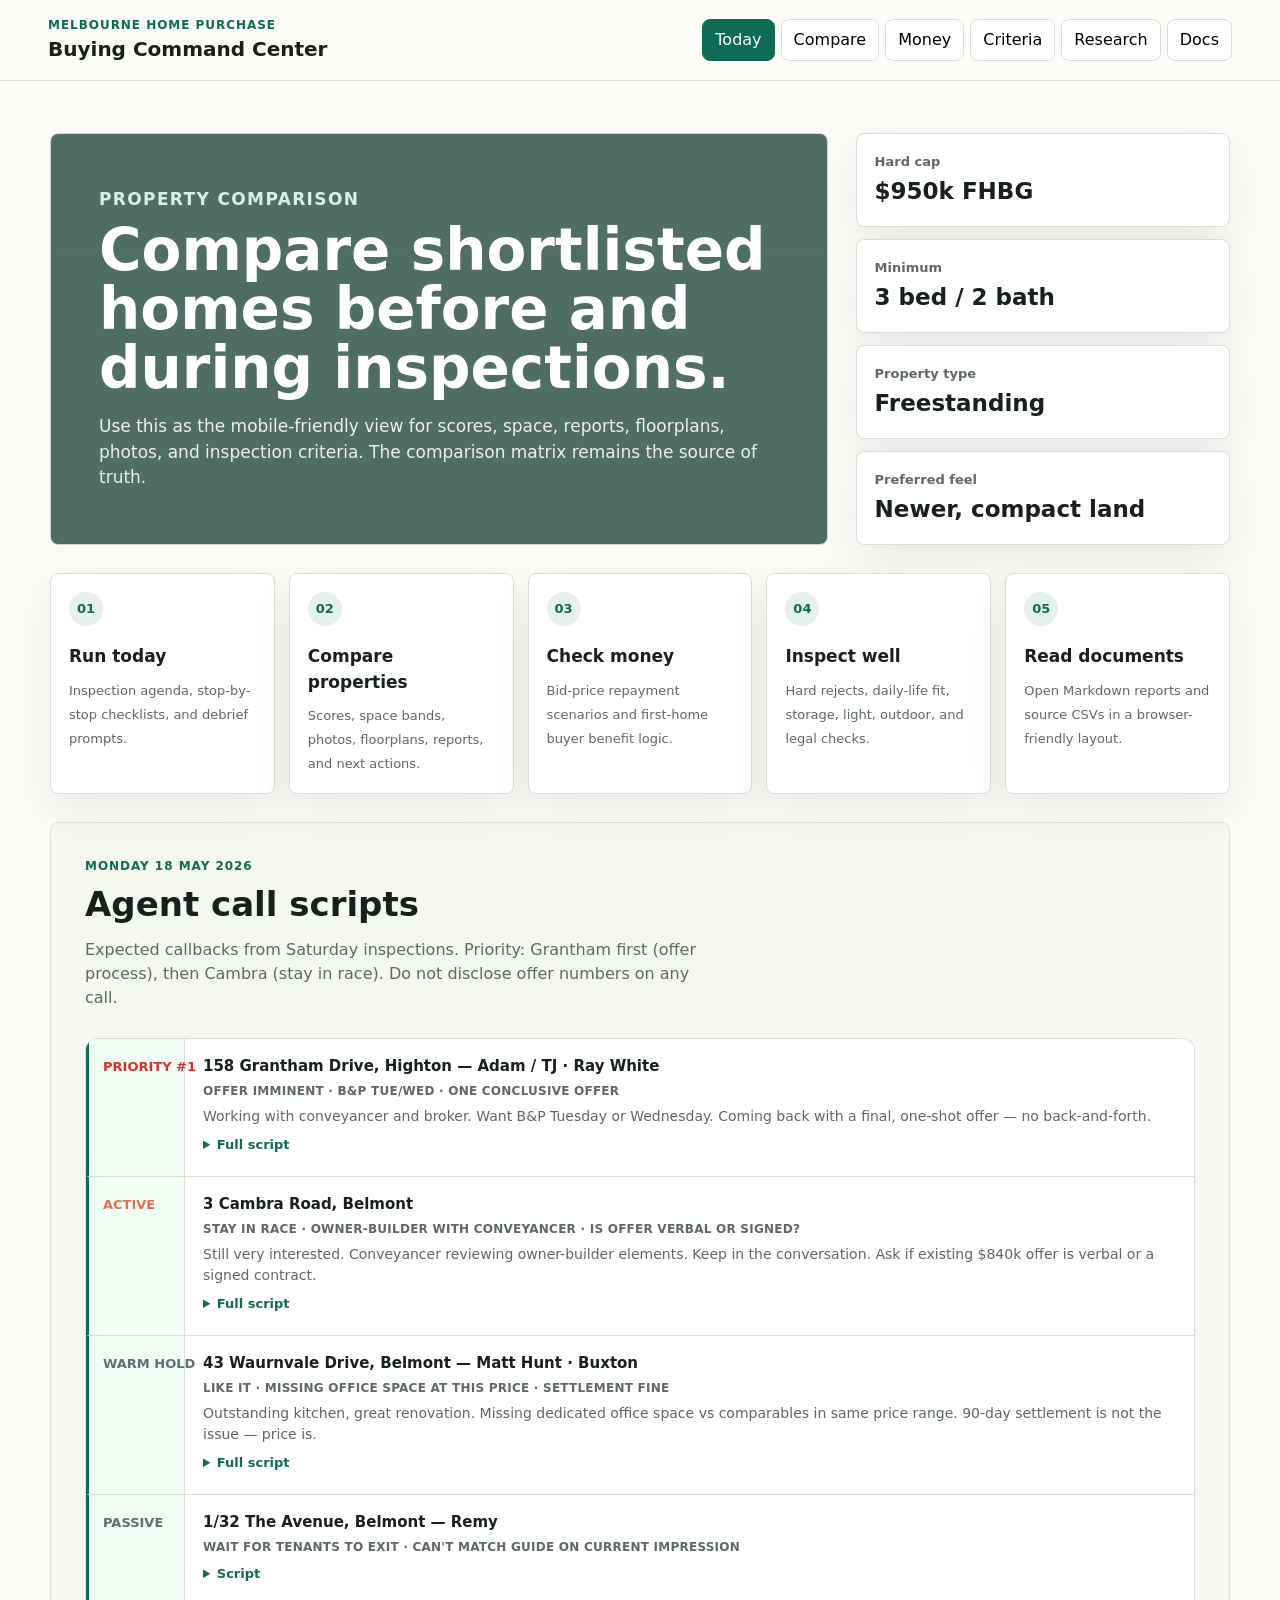
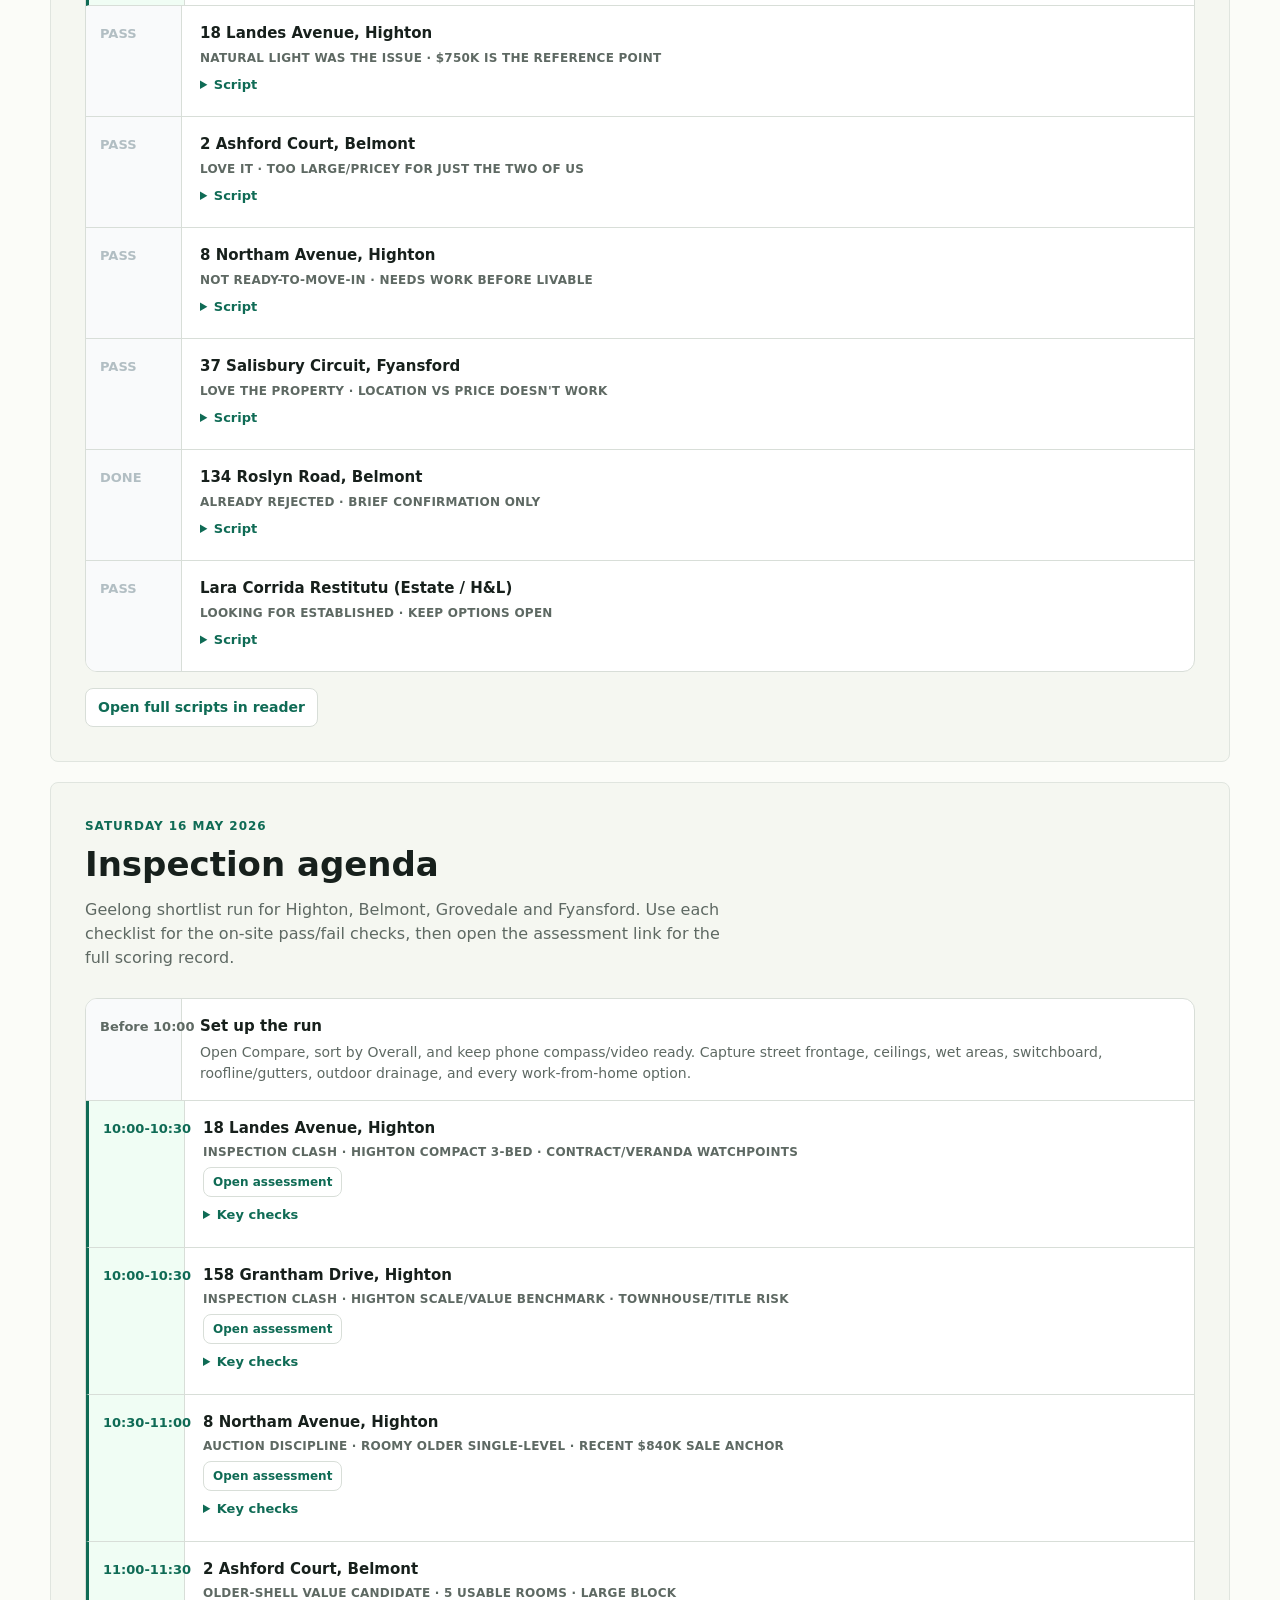
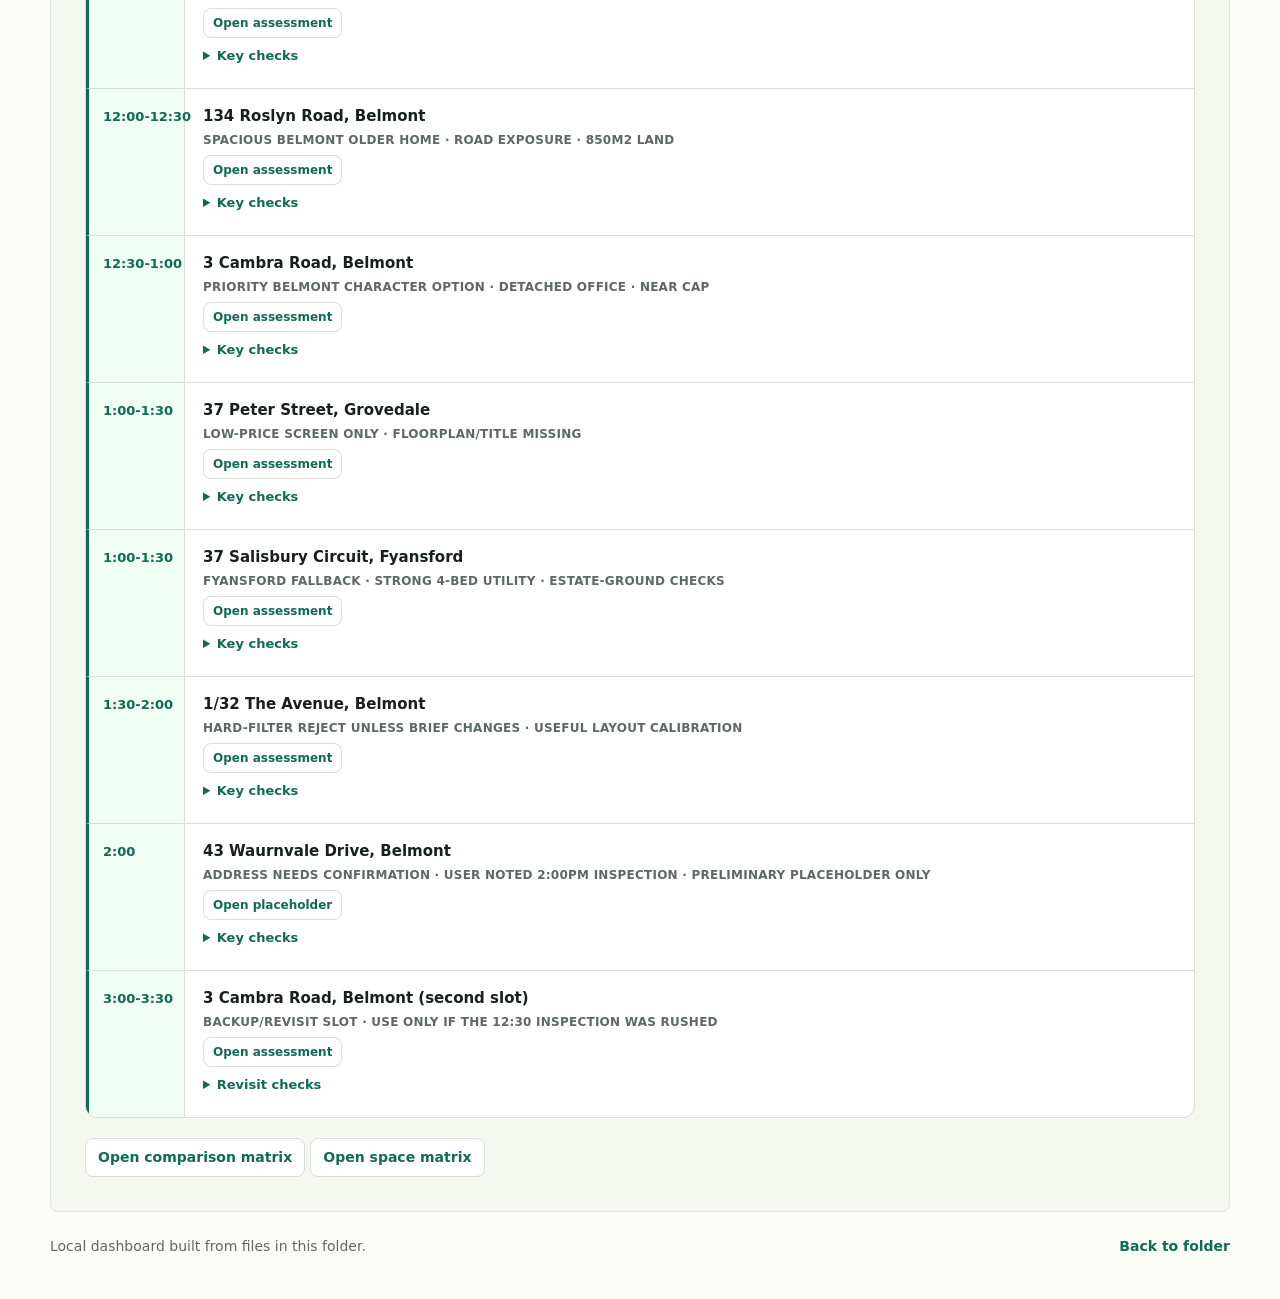
<file: index.html>
<!doctype html>
<html lang="en">
  <head>
    <meta charset="utf-8" />
    <meta name="viewport" content="width=device-width, initial-scale=1" />
    <meta name="robots" content="noindex, nofollow" />
    <title>Home Comparison</title>
    <meta http-equiv="refresh" content="0; url=./web/" />
  </head>
  <body>
    <p><a href="./web/">Open the home comparison dashboard</a></p>
  </body>
</html>
</file>
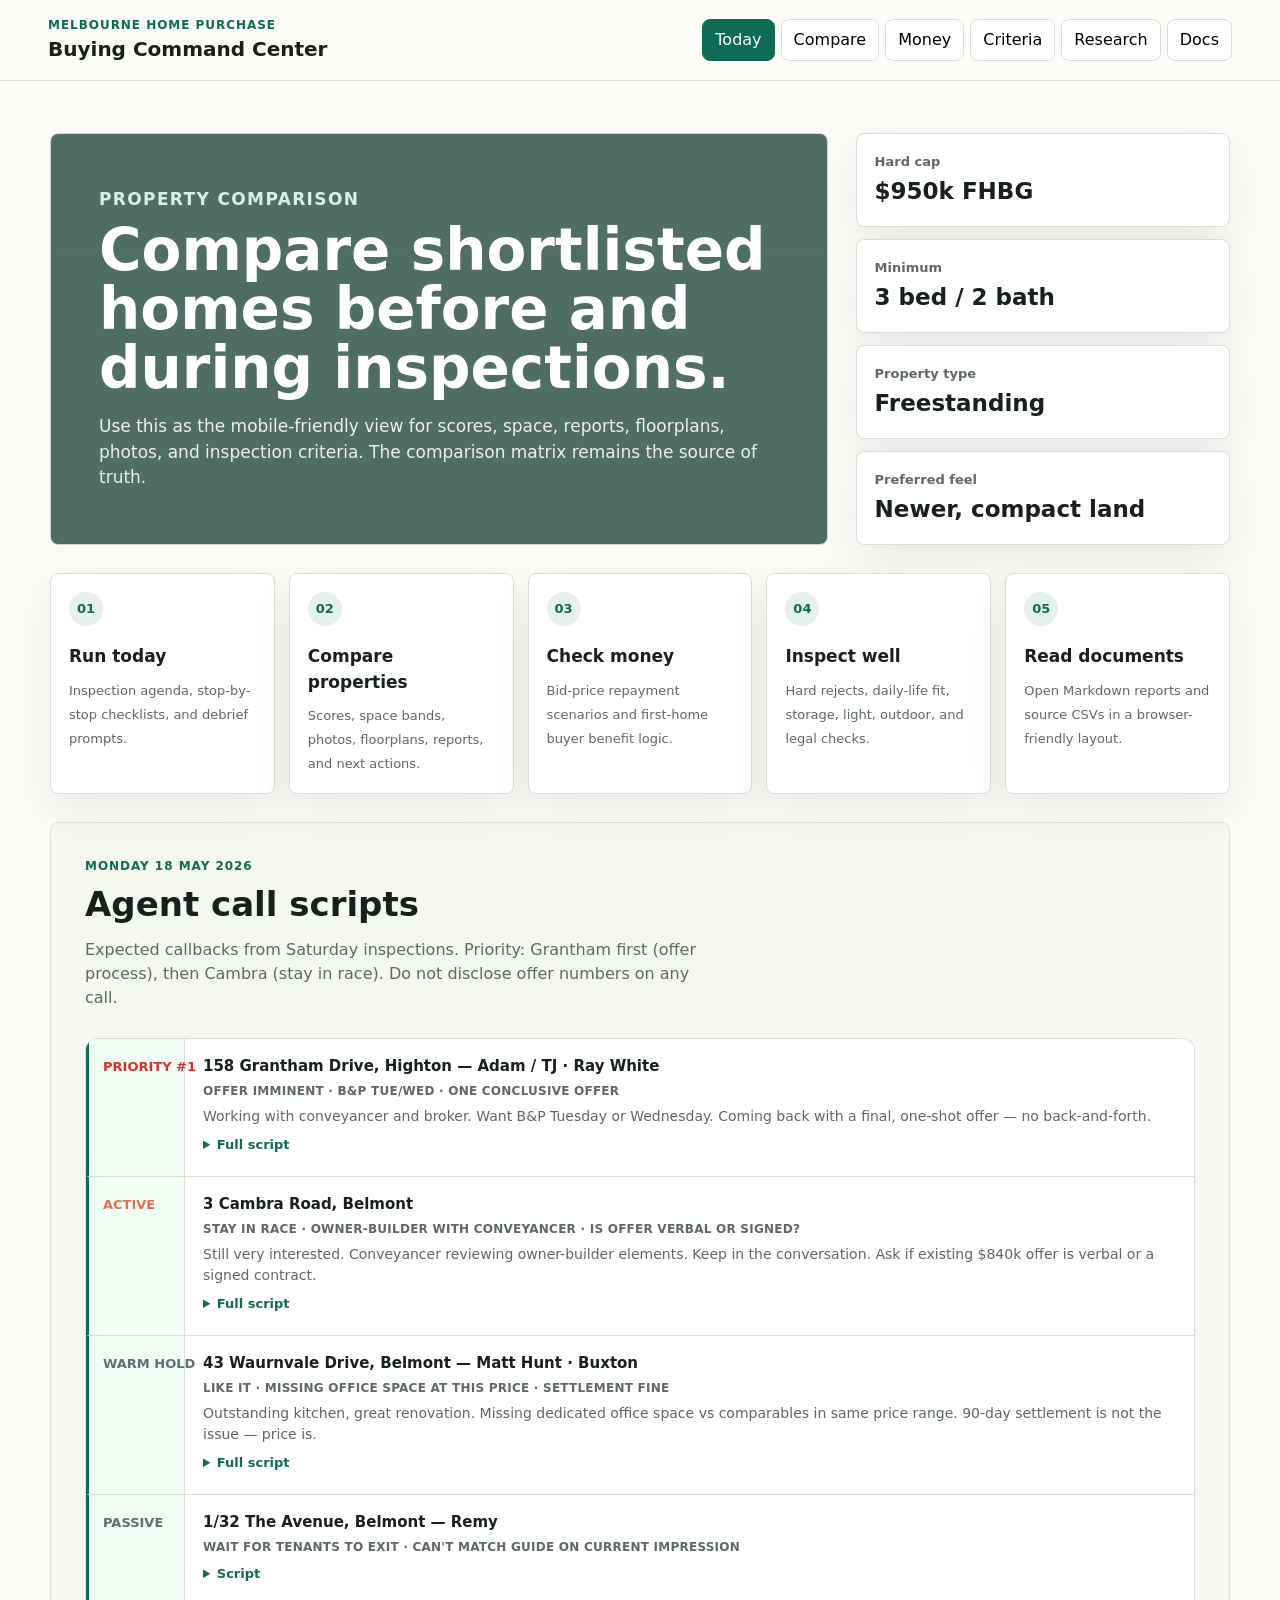
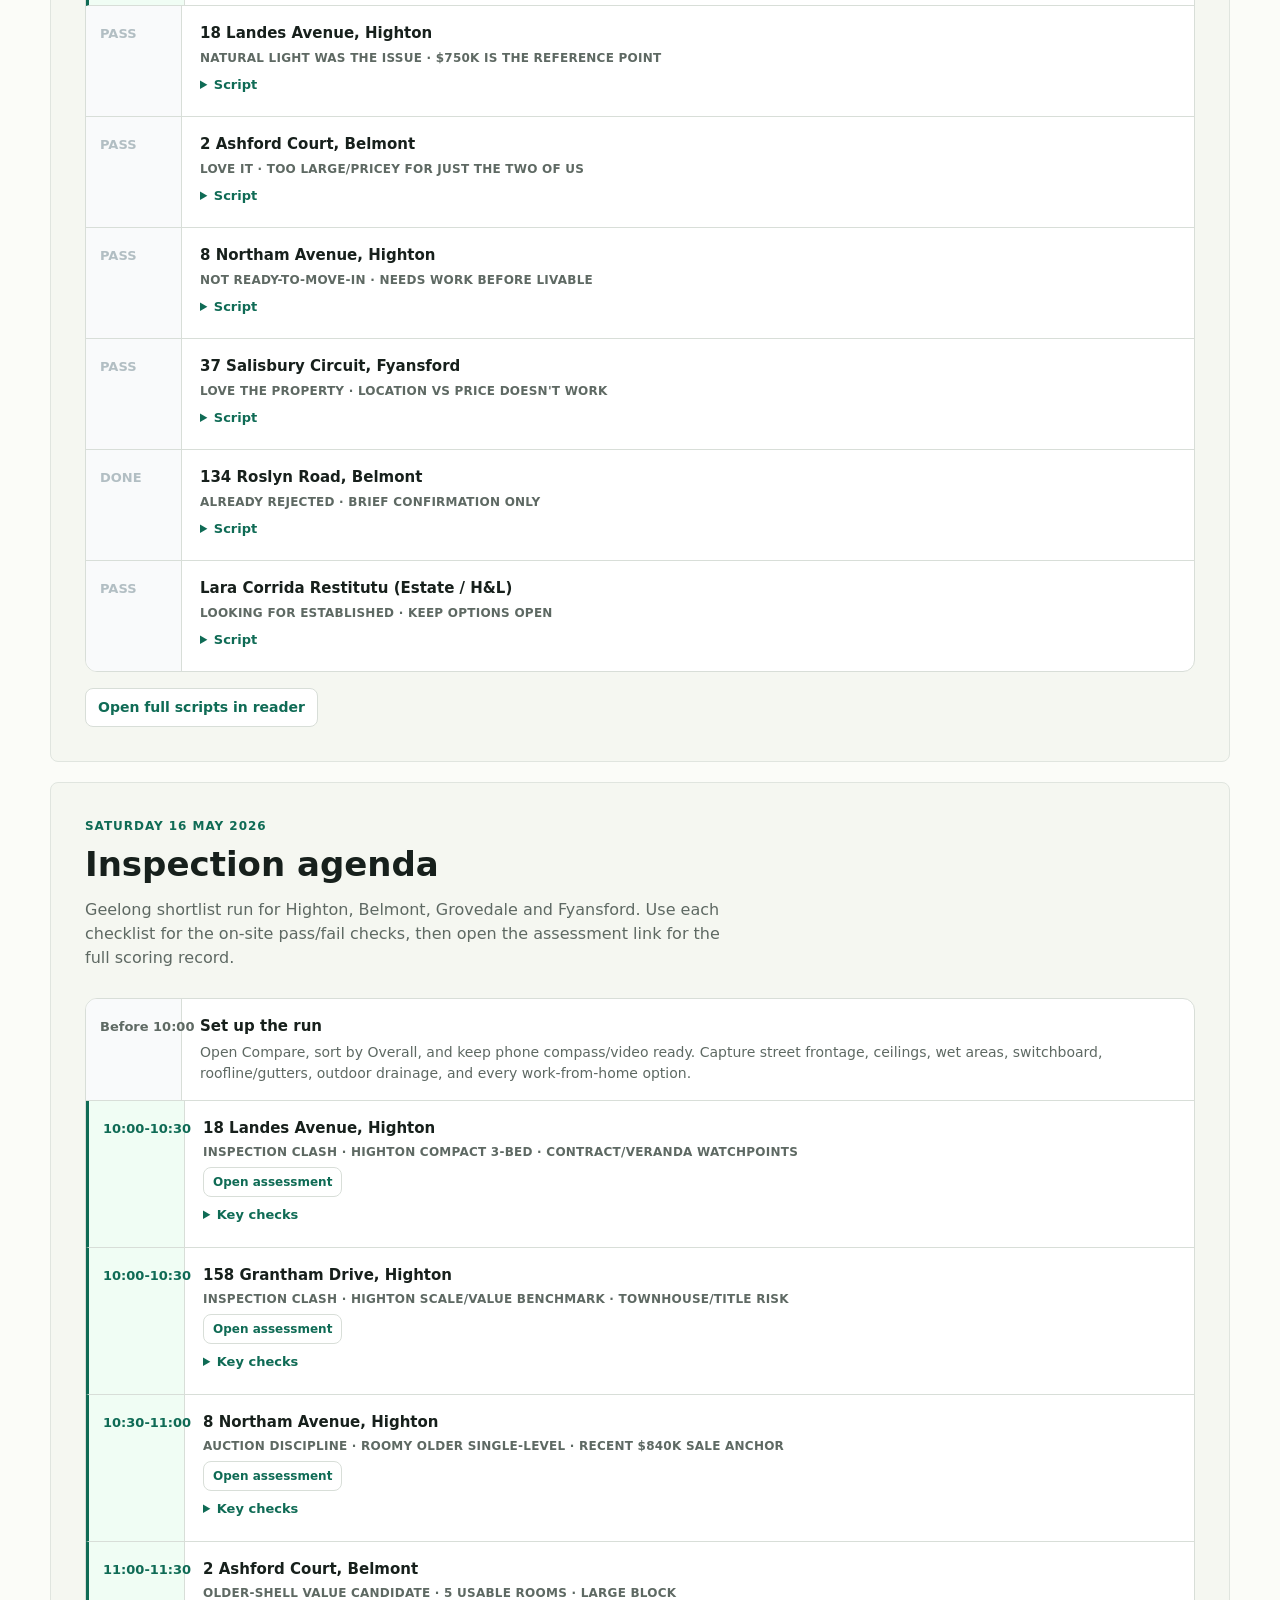
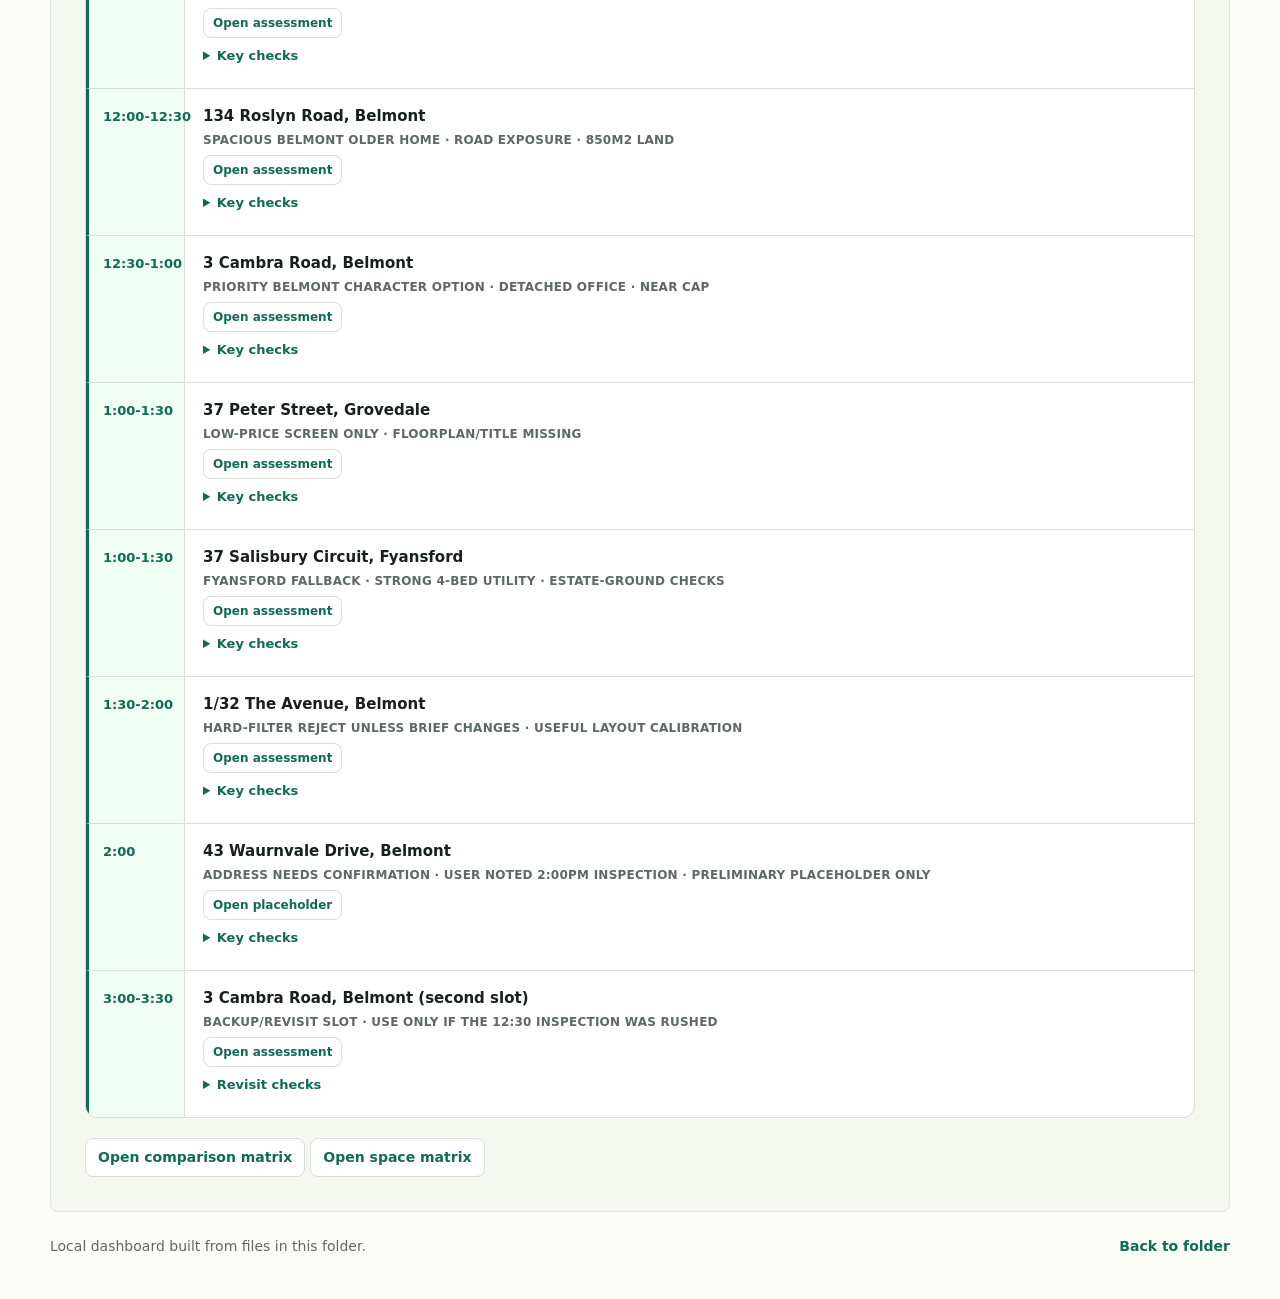
<file: web/index.html>
<!doctype html>
<html lang="en">
  <head>
    <meta charset="utf-8" />
    <meta name="viewport" content="width=device-width, initial-scale=1" />
    <meta name="robots" content="noindex, nofollow" />
    <title>Home Purchase Dashboard</title>
    <link rel="stylesheet" href="./styles.css" />
  </head>
  <body>
    <header class="topbar">
      <div>
        <p class="eyebrow">Melbourne Home Purchase</p>
        <h1>Buying Command Center</h1>
      </div>
      <nav aria-label="Workspace">
        <button class="workspace-tab active" type="button" data-view="today" data-default-section="agent-calls">Today</button>
        <button class="workspace-tab" type="button" data-view="compare" data-default-section="properties">Compare</button>
        <button class="workspace-tab" type="button" data-view="money" data-default-section="bidding">Money</button>
        <button class="workspace-tab" type="button" data-view="criteria" data-default-section="criteria">Criteria</button>
        <button class="workspace-tab" type="button" data-view="research" data-default-section="suburbs">Research</button>
        <button class="workspace-tab" type="button" data-view="docs" data-default-section="reader">Docs</button>
      </nav>
    </header>

    <main>
      <section class="hero">
        <div class="hero-copy">
          <p class="eyebrow">Property Comparison</p>
          <h2>Compare shortlisted homes before and during inspections.</h2>
          <p>
            Use this as the mobile-friendly view for scores, space, reports, floorplans,
            photos, and inspection criteria. The comparison matrix remains the source of truth.
          </p>
        </div>
        <div class="decision-panel" aria-label="Key buying constraints">
          <div>
            <span>Hard cap</span>
            <strong>$950k FHBG</strong>
          </div>
          <div>
            <span>Minimum</span>
            <strong>3 bed / 2 bath</strong>
          </div>
          <div>
            <span>Property type</span>
            <strong>Freestanding</strong>
          </div>
          <div>
            <span>Preferred feel</span>
            <strong>Newer, compact land</strong>
          </div>
        </div>
      </section>

      <section class="quick-grid" aria-label="Quick navigation">
        <a class="quick-card" href="#agenda">
          <span>01</span>
          <strong>Run today</strong>
          <small>Inspection agenda, stop-by-stop checklists, and debrief prompts.</small>
        </a>
        <a class="quick-card" href="#compare">
          <span>02</span>
          <strong>Compare properties</strong>
          <small>Scores, space bands, photos, floorplans, reports, and next actions.</small>
        </a>
        <a class="quick-card" href="#bidding">
          <span>03</span>
          <strong>Check money</strong>
          <small>Bid-price repayment scenarios and first-home buyer benefit logic.</small>
        </a>
        <a class="quick-card" href="#criteria">
          <span>04</span>
          <strong>Inspect well</strong>
          <small>Hard rejects, daily-life fit, storage, light, outdoor, and legal checks.</small>
        </a>
        <a class="quick-card" href="#reader">
          <span>05</span>
          <strong>Read documents</strong>
          <small>Open Markdown reports and source CSVs in a browser-friendly layout.</small>
        </a>
      </section>

      <section id="agent-calls" class="section-band agenda-section" data-workspace="today">
        <div class="section-heading">
          <p class="eyebrow">Monday 18 May 2026</p>
          <h2>Agent call scripts</h2>
          <p class="section-intro">Expected callbacks from Saturday inspections. Priority: Grantham first (offer process), then Cambra (stay in race). Do not disclose offer numbers on any call.</p>
        </div>

        <div class="agenda-list">

          <div class="agenda-stop agenda-inspect">
            <div class="agenda-time" style="color:#d63031;font-weight:700">PRIORITY #1</div>
            <div class="agenda-body">
              <strong>158 Grantham Drive, Highton — Adam / TJ · Ray White</strong>
              <p class="agenda-tag">Offer imminent · B&amp;P Tue/Wed · one conclusive offer</p>
              <p>Working with conveyancer and broker. Want B&amp;P Tuesday or Wednesday. Coming back with a final, one-shot offer — no back-and-forth.</p>
              <details>
                <summary>Full script</summary>
                <p><em>"Hi Adam/TJ — yes, this is actively at the top of our list. I've spoken to my conveyancer and am going through the contract with them. Finance is being sorted with the broker. I want to make you a conclusive, final offer so I'm doing the preparation properly. Part of that is the building and pest inspection — can we look at Tuesday or Wednesday for access? The intent is simple: we want to seal this deal and move forward. I'll be coming back with a clean offer once I've got the B&amp;P and conveyancer sign-off."</em></p>
                <p><strong>If they push on urgency:</strong> <em>"Give us until Wednesday/Thursday and we'll come back with something conclusive. Not asking for weeks — just enough time to commit cleanly."</em></p>
                <p style="color:#d63031"><strong>Do NOT disclose offer number on this call.</strong></p>
              </details>
            </div>
          </div>

          <div class="agenda-stop agenda-inspect">
            <div class="agenda-time" style="color:#e17055;font-weight:700">ACTIVE</div>
            <div class="agenda-body">
              <strong>3 Cambra Road, Belmont</strong>
              <p class="agenda-tag">Stay in race · owner-builder with conveyancer · is offer verbal or signed?</p>
              <p>Still very interested. Conveyancer reviewing owner-builder elements. Keep in the conversation. Ask if existing $840k offer is verbal or a signed contract.</p>
              <details>
                <summary>Full script</summary>
                <p><em>"We're still very much interested in Cambra — the price range is right and it's one of the best properties we've seen. One thing we've flagged with our conveyancer is the owner-builder elements in the contract — not a dealbreaker, but they need to formally review it before we can commit. We've redirected it to them and are waiting on their position."</em></p>
                <p><em>"Can I ask — the $840,000 offer you mentioned: is that a verbal offer or a signed contract from the buyer? I just want to understand what I'm working against."</em></p>
                <p><em>"Keep me posted. We want to remain in the conversation."</em></p>
              </details>
            </div>
          </div>

          <div class="agenda-stop agenda-inspect">
            <div class="agenda-time" style="color:#636e72;font-weight:700">WARM HOLD</div>
            <div class="agenda-body">
              <strong>43 Waurnvale Drive, Belmont — Matt Hunt · Buxton</strong>
              <p class="agenda-tag">Like it · missing office space at this price · settlement fine</p>
              <p>Outstanding kitchen, great renovation. Missing dedicated office space vs comparables in same price range. 90-day settlement is not the issue — price is.</p>
              <details>
                <summary>Full script</summary>
                <p><em>"We genuinely enjoyed the inspection — the kitchen was outstanding and the renovation is clearly quality work. The one thing that keeps coming up when we compare properties in this price range is dedicated office space. We both work from home, and other properties we're looking at in the same range have a built-in study or garden structure that gives us that separation. That's the gap we're feeling here."</em></p>
                <p><em>"I want to be clear: the 90-day settlement works perfectly for us — that's not a concern at all. It's purely price versus what we get for that price. We haven't ruled it out — please do keep us posted."</em></p>
              </details>
            </div>
          </div>

          <div class="agenda-stop agenda-inspect">
            <div class="agenda-time" style="color:#636e72;font-weight:700">PASSIVE</div>
            <div class="agenda-body">
              <strong>1/32 The Avenue, Belmont — Remy</strong>
              <p class="agenda-tag">Wait for tenants to exit · can't match guide on current impression</p>
              <details>
                <summary>Script</summary>
                <p><em>"With the tenants in the property, we're finding it hard to make a proper assessment. Our honest read is that at the current price guide, we'd struggle to justify it based on what we saw. But we're open to reassessing once the tenants have moved out. Would you let us know when that happens?"</em></p>
              </details>
            </div>
          </div>

          <div class="agenda-stop agenda-travel">
            <div class="agenda-time" style="color:#b2bec3;font-weight:700">PASS</div>
            <div class="agenda-body">
              <strong>18 Landes Avenue, Highton</strong>
              <p class="agenda-tag">Natural light was the issue · $750k is the reference point</p>
              <details>
                <summary>Script</summary>
                <p><em>"Natural light is really important to us and that was the one thing we felt was constrained — the neighbour clips the north-facing side. Everything else was genuinely good. We're finding similar-sized properties in Highton with better natural light in the $750,000 range. If anything changes on price, we'd love to revisit."</em></p>
              </details>
            </div>
          </div>

          <div class="agenda-stop agenda-travel">
            <div class="agenda-time" style="color:#b2bec3;font-weight:700">PASS</div>
            <div class="agenda-body">
              <strong>2 Ashford Court, Belmont</strong>
              <p class="agenda-tag">Love it · too large/pricey for just the two of us</p>
              <details>
                <summary>Script</summary>
                <p><em>"We loved Ashford — it's a beautiful property and the renovation is exceptional. The honest reason is the size-to-price equation for just the two of us. If it were a larger household we would have happily been at the guide — it absolutely justifies it. We'll keep an eye on similar properties in Belmont."</em></p>
              </details>
            </div>
          </div>

          <div class="agenda-stop agenda-travel">
            <div class="agenda-time" style="color:#b2bec3;font-weight:700">PASS</div>
            <div class="agenda-body">
              <strong>8 Northam Avenue, Highton</strong>
              <p class="agenda-tag">Not ready-to-move-in · needs work before livable</p>
              <details>
                <summary>Script</summary>
                <p><em>"We're specifically looking for a ready-to-move-in home. This one feels like it needs some attention before it's at that point. Thank you for having us through."</em></p>
              </details>
            </div>
          </div>

          <div class="agenda-stop agenda-travel">
            <div class="agenda-time" style="color:#b2bec3;font-weight:700">PASS</div>
            <div class="agenda-body">
              <strong>37 Salisbury Circuit, Fyansford</strong>
              <p class="agenda-tag">Love the property · location vs price doesn't work</p>
              <details>
                <summary>Script</summary>
                <p><em>"We genuinely loved the property — quality was evident. The location is slightly further from inner Geelong than we wanted, and the price is outside what we're comfortable with for that geography. If anything shifts on price, we'd be open to revisiting."</em></p>
              </details>
            </div>
          </div>

          <div class="agenda-stop agenda-travel">
            <div class="agenda-time" style="color:#b2bec3;font-weight:700">DONE</div>
            <div class="agenda-body">
              <strong>134 Roslyn Road, Belmont</strong>
              <p class="agenda-tag">Already rejected · brief confirmation only</p>
              <details>
                <summary>Script</summary>
                <p><em>"We did inspect and gave feedback at the time. To confirm: it's not the right fit for us. Thanks for following up."</em></p>
              </details>
            </div>
          </div>

          <div class="agenda-stop agenda-travel">
            <div class="agenda-time" style="color:#b2bec3;font-weight:700">PASS</div>
            <div class="agenda-body">
              <strong>Lara Corrida Restitutu (Estate / H&amp;L)</strong>
              <p class="agenda-tag">Looking for established · keep options open</p>
              <details>
                <summary>Script</summary>
                <p><em>"We did drive through the estate on Saturday — it presented really well. Our preference at this stage is to buy into something more established, so we're not actively pursuing this one. We're keeping our options open and if anything changes I'll reach out directly."</em></p>
              </details>
            </div>
          </div>

        </div>

        <div style="margin-top:1rem">
          <button class="reader-button" type="button" data-doc="../agent-calls-18-may-2026.md" data-title="Agent Call Scripts — 18 May 2026">Open full scripts in reader</button>
        </div>
      </section>

      <section id="agenda" class="section-band agenda-section" data-workspace="today">
        <div class="section-heading">
          <p class="eyebrow">Saturday 16 May 2026</p>
          <h2>Inspection agenda</h2>
          <p class="section-intro">Geelong shortlist run for Highton, Belmont, Grovedale and Fyansford. Use each checklist for the on-site pass/fail checks, then open the assessment link for the full scoring record.</p>
        </div>

        <div class="agenda-list">
          <div class="agenda-stop agenda-travel">
            <div class="agenda-time">Before 10:00</div>
            <div class="agenda-body">
              <strong>Set up the run</strong>
              <p>Open Compare, sort by Overall, and keep phone compass/video ready. Capture street frontage, ceilings, wet areas, switchboard, roofline/gutters, outdoor drainage, and every work-from-home option.</p>
            </div>
          </div>

          <div class="agenda-stop agenda-inspect">
            <div class="agenda-time">10:00-10:30</div>
            <div class="agenda-body">
              <strong>18 Landes Avenue, Highton</strong>
              <p class="agenda-tag">Inspection clash · Highton compact 3-bed · contract/veranda watchpoints</p>
              <button class="reader-button small" type="button" data-doc="../property-comparisons/18-landes-avenue-highton/report.md" data-title="18 Landes Avenue Assessment">Open assessment</button>
              <details>
                <summary>Key checks</summary>
                <ul>
                  <li>Prioritise if only one 10:00 stop is realistic; this is the cleaner Highton-house comparator.</li>
                  <li>Check slope, driveway grade, retaining walls, paving fall, drainage and any movement cracks.</li>
                  <li>Confirm veranda/deck permit/final certificate and stormwater connection path with agent/conveyancer.</li>
                  <li>Look for water ingress, roof/gutter overflow, subfloor dampness and bedroom-as-office compromise.</li>
                </ul>
                <p class="agenda-log-prompt">Log before leaving: title confidence, slope/drainage confidence, WFH compromise, max price.</p>
              </details>
            </div>
          </div>

          <div class="agenda-stop agenda-inspect">
            <div class="agenda-time">10:00-10:30</div>
            <div class="agenda-body">
              <strong>158 Grantham Drive, Highton</strong>
              <p class="agenda-tag">Inspection clash · Highton scale/value benchmark · townhouse/title risk</p>
              <button class="reader-button small" type="button" data-doc="../property-comparisons/158-grantham-drive-highton/report.md" data-title="158 Grantham Drive Assessment">Open assessment</button>
              <details>
                <summary>Key checks</summary>
                <ul>
                  <li>Validate title structure first: townhouse classification, any owners corporation, shared driveway/services, common-property obligations.</li>
                  <li>Use it as the Highton space/value benchmark against Landes, not as a clean target until title is proven.</li>
                  <li>Check retaining, drainage, driveway/garage usability, decks/balconies, movement cracks and slope maintenance.</li>
                  <li>Confirm if the fourth bedroom/upstairs retreat actually solves WFH better than the 3-bed houses.</li>
                </ul>
                <p class="agenda-log-prompt">Log before leaving: hard-filter pass/fail, garage usability, WFH fit, price ceiling only if title is acceptable.</p>
              </details>
            </div>
          </div>

          <div class="agenda-stop agenda-inspect">
            <div class="agenda-time">10:30-11:00</div>
            <div class="agenda-body">
              <strong>8 Northam Avenue, Highton</strong>
              <p class="agenda-tag">Auction discipline · roomy older single-level · recent $840k sale anchor</p>
              <button class="reader-button small" type="button" data-doc="../property-comparisons/8-northam-avenue-highton/report.md" data-title="8 Northam Avenue Assessment">Open assessment</button>
              <details>
                <summary>Key checks</summary>
                <ul>
                  <li>Ask directly why it is reselling after the April 2024 purchase and whether meaningful works justify any premium.</li>
                  <li>Confirm no dedicated study problem: which bedroom becomes the office, and does that still work daily?</li>
                  <li>Inspect older-shell items: roof, gutters, drainage, services, wet areas, heating/cooling and carport/garage/workshop condition.</li>
                  <li>Assess yard maintenance burden and whether the covered entertaining area is genuinely useful.</li>
                </ul>
                <p class="agenda-log-prompt">Log before leaving: auction max, resale-story risk, office compromise, condition-risk allowance.</p>
              </details>
            </div>
          </div>

          <div class="agenda-stop agenda-inspect">
            <div class="agenda-time">11:00-11:30</div>
            <div class="agenda-body">
              <strong>2 Ashford Court, Belmont</strong>
              <p class="agenda-tag">Older-shell value candidate · 5 usable rooms · large block</p>
              <button class="reader-button small" type="button" data-doc="../property-comparisons/2-ashford-court-belmont/report.md" data-title="2 Ashford Court Assessment">Open assessment</button>
              <details>
                <summary>Key checks</summary>
                <ul>
                  <li>Confirm the upstairs room/master/study usability and whether the house feels like a practical 5-room plan, not a patched extension.</li>
                  <li>Ask about permits/finals for upper level, alfresco, verandah, garage and sheds.</li>
                  <li>B&P focus: roof, drainage, services, wet areas, stumps/slab, asbestos-era materials and any water staining.</li>
                  <li>Check large-block maintenance burden and whether the covered alfresco compensates for older condition risk.</li>
                </ul>
                <p class="agenda-log-prompt">Log before leaving: old-house risk budget, permit gaps, actual WFH quality, price ceiling.</p>
              </details>
            </div>
          </div>

          <div class="agenda-stop agenda-inspect">
            <div class="agenda-time">12:00-12:30</div>
            <div class="agenda-body">
              <strong>134 Roslyn Road, Belmont</strong>
              <p class="agenda-tag">Spacious Belmont older home · road exposure · 850m2 land</p>
              <button class="reader-button small" type="button" data-doc="../property-comparisons/134-roslyn-road-belmont/report.md" data-title="134 Roslyn Road Assessment">Open assessment</button>
              <details>
                <summary>Key checks</summary>
                <ul>
                  <li>Stand inside bedrooms and outdoor areas to judge Roslyn Road traffic noise and privacy.</li>
                  <li>Verify any heritage, overlay, renovation or permit constraints before treating the large block as an easy upside.</li>
                  <li>Check roof/drainage/services/wet areas and whether the small office is actually usable for daily WFH.</li>
                  <li>Decide whether 850m2 is lifestyle value or a maintenance liability.</li>
                </ul>
                <p class="agenda-log-prompt">Log before leaving: road-noise verdict, office verdict, garden burden, B&P risk allowance.</p>
              </details>
            </div>
          </div>

          <div class="agenda-stop agenda-inspect">
            <div class="agenda-time">12:30-1:00</div>
            <div class="agenda-body">
              <strong>3 Cambra Road, Belmont</strong>
              <p class="agenda-tag">Priority Belmont character option · detached office · near cap</p>
              <button class="reader-button small" type="button" data-doc="../property-comparisons/3-cambra-road-belmont/report.md" data-title="3 Cambra Road Assessment">Open assessment</button>
              <details>
                <summary>Key checks</summary>
                <ul>
                  <li>Test the detached office: comfort, insulation, power, internet path, weatherproofing, permits and all-season usability.</li>
                  <li>Inspect deck, garden, tree roots, drainage, wet areas and older-shell maintenance before letting the character appeal dominate.</li>
                  <li>Confirm whether the kitchen/living/bedrooms feel materially better than Ashford and Northam.</li>
                  <li>Keep price discipline: this only works if the final price leaves FHBG and B&P buffer.</li>
                </ul>
                <p class="agenda-log-prompt">Log before leaving: office yes/no, maintenance load, likely winning price, walk-away price.</p>
              </details>
            </div>
          </div>

          <div class="agenda-stop agenda-inspect">
            <div class="agenda-time">1:00-1:30</div>
            <div class="agenda-body">
              <strong>37 Peter Street, Grovedale</strong>
              <p class="agenda-tag">Low-price screen only · floorplan/title missing</p>
              <button class="reader-button small" type="button" data-doc="../property-comparisons/37-peter-street-grovedale/report.md" data-title="37 Peter Street Assessment">Open assessment</button>
              <details>
                <summary>Key checks</summary>
                <ul>
                  <li>Request floorplan, Section 32/title and proof it is freestanding own-title before spending serious effort.</li>
                  <li>Reject quickly if owners corporation, shared driveway/services, unit-title risk or cramped-room layout appears.</li>
                  <li>Use the low price as a risk signal: check condition, neighbouring amenity, noise, drainage and future resale liquidity.</li>
                  <li>Capture full video because there are no local photos/floorplan republished for this row.</li>
                </ul>
                <p class="agenda-log-prompt">Log before leaving: title pass/fail, room-size confidence, reason for low price, whether to request documents.</p>
              </details>
            </div>
          </div>

          <div class="agenda-stop agenda-inspect">
            <div class="agenda-time">1:00-1:30</div>
            <div class="agenda-body">
              <strong>37 Salisbury Circuit, Fyansford</strong>
              <p class="agenda-tag">Fyansford fallback · strong 4-bed utility · estate-ground checks</p>
              <button class="reader-button small" type="button" data-doc="../property-comparisons/37-salisbury-circuit-fyansford/report.md" data-title="37 Salisbury Circuit Assessment">Open assessment</button>
              <details>
                <summary>Key checks</summary>
                <ul>
                  <li>If clashing with Grovedale, choose based on whether Peter has already failed the title/floorplan screen.</li>
                  <li>Ask about Fyansford drainage, soil reactivity, slab movement, retaining walls, site cuts/fill and local estate ground conditions.</li>
                  <li>Check bedrooms, second living, natural light, garage width and compact-yard usability.</li>
                  <li>Use contract watchpoints: overlays/overland flow/drainage are not fully answered by the public row alone.</li>
                </ul>
                <p class="agenda-log-prompt">Log before leaving: estate-ground confidence, natural light, bedroom usability, low-$800s value case.</p>
              </details>
            </div>
          </div>

          <div class="agenda-stop agenda-inspect">
            <div class="agenda-time">1:30-2:00</div>
            <div class="agenda-body">
              <strong>1/32 The Avenue, Belmont</strong>
              <p class="agenda-tag">Hard-filter reject unless brief changes · useful layout calibration</p>
              <button class="reader-button small" type="button" data-doc="../property-comparisons/1-32-the-avenue-belmont/report.md" data-title="1/32 The Avenue Assessment">Open assessment</button>
              <details>
                <summary>Key checks</summary>
                <ul>
                  <li>Inspect only if intentionally testing whether the townhouse/unit hard filter should change.</li>
                  <li>Ask for Section 32, owners corporation certificate, shared services/common property, insurance and driveway obligations.</li>
                  <li>Use the layout as calibration: bedrooms, WIR/ensuite, garage and low-maintenance living are strong if title risk were acceptable.</li>
                  <li>Do not let a good interior override the current freestanding own-title requirement without conveyancer confirmation.</li>
                </ul>
                <p class="agenda-log-prompt">Log before leaving: title risk, whether hard filter remains, what better-fit houses need to match.</p>
              </details>
            </div>
          </div>

          <div class="agenda-stop agenda-inspect">
            <div class="agenda-time">2:00</div>
            <div class="agenda-body">
              <strong>43 Waurnvale Drive, Belmont</strong>
              <p class="agenda-tag">Address needs confirmation · user noted 2:00pm inspection · preliminary placeholder only</p>
              <button class="reader-button small" type="button" data-doc="../property-comparisons/43-waurnvale-drive-belmont/report.md" data-title="43 Waurnvale Drive Placeholder">Open placeholder</button>
              <details>
                <summary>Key checks</summary>
                <ul>
                  <li>Confirm the exact address/listing URL first; "43 Warrenville Road" did not resolve cleanly in local data.</li>
                  <li>Request floorplan, Section 32/contract, price guide, land size and sale method if not already in the agent pack.</li>
                  <li>Compare directly with 44 Waurnvale and 2 Ashford: older-shell risk, street feel, maintenance burden and WFH suitability.</li>
                  <li>Capture photos/video/floorplan because no local media or full assessment assets are available yet.</li>
                </ul>
                <p class="agenda-note"><strong>Data gap:</strong> This is included so the run plan is complete, but it should not be relied on until the listing is confirmed.</p>
              </details>
            </div>
          </div>

          <div class="agenda-stop agenda-inspect">
            <div class="agenda-time">3:00-3:30</div>
            <div class="agenda-body">
              <strong>3 Cambra Road, Belmont (second slot)</strong>
              <p class="agenda-tag">Backup/revisit slot · use only if the 12:30 inspection was rushed</p>
              <button class="reader-button small" type="button" data-doc="../property-comparisons/3-cambra-road-belmont/report.md" data-title="3 Cambra Road Assessment">Open assessment</button>
              <details>
                <summary>Revisit checks</summary>
                <ul>
                  <li>Recheck the detached office and deck slowly; these are the make-or-break items.</li>
                  <li>Walk the street and garden again to judge noise, privacy and maintenance energy after seeing the rest of the batch.</li>
                  <li>Decide whether it is enough better than Ashford/Northam to justify a price near the cap.</li>
                </ul>
                <p class="agenda-log-prompt">Final Saturday ranking: Cambra, Ashford, Northam, Landes/Grantham, Roslyn, Salisbury, Peter, The Avenue, Waurnvale placeholder.</p>
              </details>
            </div>
          </div>
        </div>

        <div class="agenda-footer">
          <button class="reader-button" type="button" data-doc="../property-comparisons/comparison-matrix.csv" data-title="Comparison Matrix">
            Open comparison matrix
          </button>
          <button class="reader-button" type="button" data-doc="../property-comparisons/space-matrix.csv" data-title="Space Matrix">
            Open space matrix
          </button>
        </div>
      </section>

      <section id="properties" class="section-band" data-workspace="compare">
        <div class="section-heading">
          <p class="eyebrow">Properties</p>
          <h2>All compared properties</h2>
          <p class="section-intro">
            Jump between properties quickly. Cards below combine score, space, room bands,
            legal watchpoints, photos, floorplans, AI reports, and in-person notes.
          </p>
        </div>
        <div class="property-nav" id="propertyNav" aria-label="Property navigation"></div>
      </section>

      <section id="criteria" class="section-band" data-workspace="criteria">
        <div class="section-heading">
          <p class="eyebrow">Criteria</p>
          <h2>Inspection-ready checklist</h2>
          <p class="section-intro">
            This is arranged for walking through a property on a phone: first reject obvious
            mismatches, then check the spaces that matter most for daily life.
          </p>
        </div>
        <div class="criteria-grid" id="criteriaGrid"></div>
        <div class="criteria-footer">
          <button class="reader-button" type="button" data-doc="../criteria.md" data-title="Full Criteria Document">
            Read full criteria document
          </button>
        </div>
      </section>

      <section id="market" class="section-band" data-workspace="money">
        <div class="section-heading">
          <p class="eyebrow">Market Insights</p>
          <h2>Pricing and auction discipline</h2>
        </div>
        <div class="metric-grid">
          <article class="metric">
            <span>Observed comp</span>
            <strong>$997k</strong>
            <small>31 St Hellier sold 10.8% above the $900k guide top.</small>
          </article>
          <article class="metric">
            <span>Buick guide</span>
            <strong>$740k-$790k</strong>
            <small>Treat the guide top as the floor, not the ceiling.</small>
          </article>
          <article class="metric">
            <span>Expected clearance</span>
            <strong>$869k-$885k</strong>
            <small>Using the current 10% auction rule.</small>
          </article>
          <article class="metric">
            <span>Offer strategy</span>
            <strong>$820k-$840k</strong>
            <small>Only after Section 32, broker path, and inspection readiness.</small>
          </article>
        </div>
        <p class="source-note">
          Source: local market notes. Raw finance and action-history files are intentionally not
          included in the publishable dashboard.
        </p>
      </section>

      <section id="bidding" class="section-band" data-workspace="money">
        <div class="section-heading">
          <p class="eyebrow">Auction Reference</p>
          <h2>Repayment scenarios by bid price</h2>
          <p class="section-intro">
            Every $10,000 increase in your bid costs $1,100 more upfront and ~$57/month more in
            repayments. Use this table on auction day. Rates from Luke Camilleri (6.07%, pre-hike)
            and Aussie/MyState Bank (5.84%, FHBG participation to be confirmed Monday).
          </p>
        </div>

        <div class="metric-grid">
          <article class="metric">
            <span>Per $10k bid</span>
            <strong>+$1,100 upfront</strong>
            <small>$500 more deposit + $600 more stamp duty (VIC 6% above $130k).</small>
          </article>
          <article class="metric">
            <span>Per $10k at 5.84%</span>
            <strong>+$56/month</strong>
            <small>MyState Bank best case — confirm FHBG eligibility Monday.</small>
          </article>
          <article class="metric">
            <span>Per $10k at 6.07%</span>
            <strong>+$57/month</strong>
            <small>Luke's pre-hike rate. May rise if RBA hikes again before settlement.</small>
          </article>
          <article class="metric">
            <span>Auction day deposit</span>
            <strong>10% on hammer</strong>
            <small>Not 5%. At $850k = $85,000 cash required immediately on signing.</small>
          </article>
        </div>

        <div class="bid-table-wrap">
          <table class="bid-table">
            <thead>
              <tr>
                <th>Price</th>
                <th>Deposit (5%)</th>
                <th>Stamp Duty</th>
                <th>Total Upfront</th>
                <th>Loan (95%)</th>
                <th>@5.84%/mo</th>
                <th>@6.07%/mo</th>
              </tr>
            </thead>
            <tbody>
              <tr><td>$740k</td><td>$37,000</td><td>$39,470</td><td>$80,470</td><td>$703,000</td><td>$4,145</td><td>$4,247</td></tr>
              <tr><td>$750k</td><td>$37,500</td><td>$40,070</td><td>$81,570</td><td>$712,500</td><td>$4,200</td><td>$4,304</td></tr>
              <tr><td>$760k</td><td>$38,000</td><td>$40,670</td><td>$82,670</td><td>$722,000</td><td>$4,256</td><td>$4,361</td></tr>
              <tr><td>$770k</td><td>$38,500</td><td>$41,270</td><td>$83,770</td><td>$731,500</td><td>$4,312</td><td>$4,419</td></tr>
              <tr><td>$780k</td><td>$39,000</td><td>$41,870</td><td>$84,870</td><td>$741,000</td><td>$4,368</td><td>$4,476</td></tr>
              <tr><td>$790k</td><td>$39,500</td><td>$42,470</td><td>$85,970</td><td>$750,500</td><td>$4,424</td><td>$4,534</td></tr>
              <tr><td>$800k</td><td>$40,000</td><td>$43,070</td><td>$87,070</td><td>$760,000</td><td>$4,480</td><td>$4,591</td></tr>
              <tr><td>$810k</td><td>$40,500</td><td>$43,670</td><td>$88,170</td><td>$769,500</td><td>$4,536</td><td>$4,648</td></tr>
              <tr><td>$820k</td><td>$41,000</td><td>$44,270</td><td>$89,270</td><td>$779,000</td><td>$4,592</td><td>$4,706</td></tr>
              <tr data-key="ceiling"><td>$830k ← comfort ceiling</td><td>$41,500</td><td>$44,870</td><td>$90,370</td><td>$788,500</td><td>$4,648</td><td>$4,763</td></tr>
              <tr><td>$840k</td><td>$42,000</td><td>$45,470</td><td>$91,470</td><td>$798,000</td><td>$4,704</td><td>$4,821</td></tr>
              <tr data-key="target"><td>$850k ← current target</td><td>$42,500</td><td>$46,070</td><td>$92,570</td><td>$807,500</td><td>$4,760</td><td>$4,878</td></tr>
              <tr><td>$860k</td><td>$43,000</td><td>$46,670</td><td>$93,670</td><td>$817,000</td><td>$4,816</td><td>$4,935</td></tr>
              <tr><td>$870k</td><td>$43,500</td><td>$47,270</td><td>$94,770</td><td>$826,500</td><td>$4,872</td><td>$4,993</td></tr>
              <tr><td>$880k</td><td>$44,000</td><td>$47,870</td><td>$95,870</td><td>$836,000</td><td>$4,928</td><td>$5,050</td></tr>
              <tr data-key="floor"><td>$890k ← upgrade floor</td><td>$44,500</td><td>$48,470</td><td>$96,970</td><td>$845,500</td><td>$4,984</td><td>$5,108</td></tr>
              <tr><td>$900k</td><td>$45,000</td><td>$49,070</td><td>$98,070</td><td>$855,000</td><td>$5,040</td><td>$5,165</td></tr>
              <tr><td>$910k</td><td>$45,500</td><td>$49,670</td><td>$99,170</td><td>$864,500</td><td>$5,096</td><td>$5,222</td></tr>
              <tr><td>$920k</td><td>$46,000</td><td>$50,270</td><td>$100,270</td><td>$874,000</td><td>$5,152</td><td>$5,280</td></tr>
              <tr><td>$930k</td><td>$46,500</td><td>$50,870</td><td>$101,370</td><td>$883,500</td><td>$5,209</td><td>$5,337</td></tr>
              <tr><td>$940k</td><td>$47,000</td><td>$51,470</td><td>$102,470</td><td>$893,000</td><td>$5,265</td><td>$5,394</td></tr>
              <tr data-key="cap"><td>$950k ⚠ FHBG cap</td><td>$47,500</td><td>$52,070</td><td>$103,570</td><td>$902,500</td><td>$5,321</td><td>$5,452</td></tr>
            </tbody>
          </table>
        </div>

        <p class="source-note">
          Stamp duty uses the VIC standard rate ($2,870 + 6% above $130k). Above $950k,
          FHBG is lost entirely and LMI may apply, so do not exceed the cap. Rates were
          confirmed 8 May 2026 by Luke Camilleri (Mortgage Choice) and an Aussie.com.au broker call.
        </p>
      </section>

      <section id="suburbs" class="section-band" data-workspace="research">
        <div class="section-heading row-heading">
          <div>
            <p class="eyebrow">Suburbs</p>
            <h2>Where to look first</h2>
          </div>
          <div class="segmented" role="tablist" aria-label="Suburb priority filter">
            <button class="active" data-filter="all" type="button">All</button>
            <button data-filter="newer" type="button">Newer Homes</button>
            <button data-filter="land" type="button">Land Value</button>
            <button data-filter="package" type="button">H&L</button>
          </div>
        </div>
        <div class="suburb-grid" id="suburbGrid"></div>
      </section>

      <section id="compare" class="section-band" data-workspace="compare">
        <div class="section-heading row-heading">
          <div>
            <p class="eyebrow">Compare</p>
            <h2>Property scorecards</h2>
          </div>
          <div class="segmented" role="tablist" aria-label="Comparison sort">
            <button class="active" data-sort="overall_fit_score" type="button">Overall</button>
            <button data-sort="study_score" type="button">Study</button>
            <button data-sort="room_spaciousness_score" type="button">Rooms</button>
            <button data-sort="kitchen_storage_score" type="button">Kitchen</button>
            <button data-sort="price_risk_score" type="button">Price</button>
            <button data-sort="low_maintenance_score" type="button">Low Maintenance</button>
          </div>
        </div>

        <div class="comparison-summary" id="comparisonSummary"></div>
        <div class="comparison-grid" id="comparisonGrid" aria-live="polite"></div>

        <div class="comparison-table-wrap">
          <table class="comparison-table">
            <thead>
              <tr>
                <th>Property</th>
                <th>Price</th>
                <th>Market Range</th>
                <th>Sale Method</th>
                <th>Price Risk</th>
                <th>Personal</th>
                <th>AI</th>
                <th>Legal</th>
                <th>Ceiling</th>
                <th>Land</th>
                <th>Built Area</th>
                <th>Master</th>
                <th>Work Zone</th>
                <th>Study</th>
                <th>Rooms</th>
                <th>Ensuite</th>
                <th>Kitchen</th>
                <th>Shared Bath</th>
                <th>Outdoor</th>
                <th>Light</th>
              </tr>
            </thead>
            <tbody id="comparisonTableBody"></tbody>
          </table>
        </div>

        <p class="source-note">
          Data source: <a href="../property-comparisons/comparison-matrix.csv">comparison matrix CSV</a>.
          Space source: <a href="../property-comparisons/space-analysis.md">space analysis</a> and
          <a href="../property-comparisons/space-matrix.csv">space matrix CSV</a>.
          Compare shows the Saturday agenda plus non-archived active properties.
        </p>
      </section>

      <section id="reader" class="section-band" data-workspace="docs">
        <div class="section-heading">
          <p class="eyebrow">Reports</p>
          <h2>Browser-friendly document reader</h2>
          <p class="section-intro">
            Property reports, in-person notes, criteria, and space analysis open here as rendered
            pages, so you do not have to read raw Markdown in the browser.
          </p>
        </div>
        <div class="reader-actions">
          <button class="reader-button" type="button" data-doc="../agent-calls-18-may-2026.md" data-title="Agent Call Scripts — 18 May 2026" style="background:#d63031;color:#fff;border-color:#d63031">
            Agent calls — 18 May &#128222;
          </button>
          <button class="reader-button" type="button" data-doc="../data-topology.md" data-title="Data Topology — Where Things Live">
            Data topology
          </button>
          <button class="reader-button" type="button" data-doc="../suburb-analytics.md" data-title="Suburb Analytics">
            Suburb analytics
          </button>
          <button class="reader-button" type="button" data-doc="../suburbs.md" data-title="Suburb Research">
            Suburb research
          </button>
          <button class="reader-button" type="button" data-doc="../property-comparisons/space-analysis.md" data-title="Space Analysis">
            Space analysis
          </button>
          <button class="reader-button" type="button" data-doc="../criteria.md" data-title="Criteria">
            Criteria
          </button>
          <button class="reader-button" type="button" data-doc="../property-comparisons/comparison-matrix.csv" data-title="Current Comparison Matrix">
            Current comparison matrix
          </button>
          <button class="reader-button" type="button" data-doc="../market-insights.md" data-title="Market Insights">
            Market insights
          </button>
          <a class="reader-button link-button" href="../property-comparisons/comparison-matrix.csv">Comparison CSV</a>
          <a class="reader-button link-button" href="../property-comparisons/space-matrix.csv">Space CSV</a>
        </div>
        <article class="markdown-reader" id="markdownReader" tabindex="-1">
          <div class="reader-empty">
            Select any report, in-person note, criteria document, or space analysis link.
          </div>
        </article>
      </section>

      <section id="finance" class="section-band" data-workspace="money">
        <div class="section-heading">
          <p class="eyebrow">First Home Buyer Benefits</p>
          <h2>What applies — and what to ask the agent</h2>
          <p class="section-intro">
            Use this at inspections. Which benefits apply depends on property type, price, and
            whether it has ever been occupied. Ask these questions on the spot.
          </p>
        </div>

        <div class="metric-grid">
          <article class="metric">
            <span>FHBG — always use</span>
            <strong>5% deposit, no LMI</strong>
            <small>Federal scheme. Cap $950k for Melbourne &amp; Geelong. No income limit (removed Oct 2025). Formally apply through Luke before auction.</small>
          </article>
          <article class="metric">
            <span>FHOG — new homes only</span>
            <strong>$10,000 grant</strong>
            <small>Victoria only. Price ≤$750k. Property must never have been occupied or sold as a residence. Not applicable to established homes above $750k.</small>
          </article>
          <article class="metric">
            <span>Off-the-plan concession</span>
            <strong>Stamp duty on land only</strong>
            <small>Strata only (unit/apartment/townhouse with common property). Contract signed BEFORE completion. Extended to Oct 2026. Saves ~$25–45k.</small>
          </article>
          <article class="metric">
            <span>FHB stamp duty exemption</span>
            <strong>$0 or reduced duty</strong>
            <small>Full exemption ≤$600k. Partial concession $600k–$750k. Nothing above $750k. Not relevant at our budget.</small>
          </article>
          <article class="metric">
            <span>H&amp;L packages</span>
            <strong>$0 stamp duty</strong>
            <small>Duty on land only. FHB on land ≤$600k = $0. Build costs never dutiable. Deprioritised: 12–18 months rent during construction absorbs saving.</small>
          </article>
        </div>

        <div class="two-col" style="margin-top:32px">
          <article class="card">
            <h3>Questions to ask the agent</h3>
            <ul class="check-list">
              <li><strong>"Has this property ever been occupied or sold as a residence?"</strong> If no → new home → FHOG ($10k) may apply if price ≤$750k.</li>
              <li><strong>"Is this a direct sale from the developer, or a private resale?"</strong> Developer sale of completed new build = new home for FHOG. Full stamp duty still applies if already built.</li>
              <li><strong>"Was this sold off-the-plan, or already completed when listed?"</strong> Off-the-plan + strata = stamp duty concession. Already built = no concession.</li>
              <li><strong>"Is there a body corporate / owners corporation?"</strong> Yes = strata = off-the-plan concession potentially eligible.</li>
              <li><strong>"What is the price guide / expected range?"</strong> Above $950k = FHBG cap breached. Under $750k new home = check FHOG.</li>
            </ul>
          </article>
          <article class="card">
            <h3>Quick eligibility logic</h3>
            <ul class="check-list">
              <li><strong>Any property ≤$950k (Melb/Geelong):</strong> FHBG applies. 5% deposit, zero LMI. Always use.</li>
              <li><strong>New home, never occupied, price ≤$750k:</strong> Also get FHOG ($10k). Ask "has anyone ever lived here?"</li>
              <li><strong>Strata + signed before completion:</strong> Off-the-plan concession → duty on land value only. Saves ~$25–45k.</li>
              <li><strong>Completed developer sale (e.g. 23 Arbour Grove):</strong> Full stamp duty. FHOG may apply if ≤$750k and never occupied. Off-the-plan concession does NOT apply.</li>
              <li><strong>Established home above $750k (standard scenario):</strong> FHBG only. No other concessions.</li>
            </ul>
          </article>
        </div>

        <p class="source-note">
          Schemes verified May 2026. FHBG cap $950k for Melbourne and Geelong from 1 Oct 2025.
          Off-the-plan concession extended to 20 Oct 2026. Confirm specifics with Luke or conveyancer before signing.
        </p>
      </section>

      <section id="actions" class="section-band" data-workspace="criteria">
        <div class="two-col">
          <article class="card">
            <h3>Before Offer or Auction</h3>
            <ul class="check-list">
              <li>Have conveyancer review Section 32 before any serious offer.</li>
              <li>Commission building/pest after legal review if no red flags appear.</li>
              <li>Request FHSS determination before signing any contract.</li>
              <li>Write down the walk-away price before auction day.</li>
            </ul>
          </article>
          <article class="card">
            <h3>Source Data</h3>
            <p>
              Property medians, suburb notes, and market notes live outside the published
              comparison view. Keep private funding and personal cash-position files out of GitHub Pages.
            </p>
          </article>
        </div>
      </section>

      <section id="tracker" class="section-band secondary-section" data-workspace="docs">
        <div class="section-heading">
          <p class="eyebrow">Tracker</p>
          <h2>Daily listing monitor</h2>
        </div>
        <div class="tracker-panel">
          <div>
            <h3>Email alert ingestion</h3>
            <p>
              Domain API access is blocked, so the practical workflow is saved-search emails from
              Domain and REA. Once the first real alert lands, build the email parser against that
              exact format and turn each listing into a comparison row/report.
            </p>
            <div class="command-box">
              <code>cd tracker && python3 tracker.py</code>
            </div>
          </div>
          <div class="alert">
            <strong>Current workaround</strong>
            <p>
              Keep saved-search alerts running. When the first notification arrives, use it as the
              fixture for <code>tracker/email_tracker.py</code> instead of relying on portal APIs.
            </p>
          </div>
        </div>
      </section>
    </main>

    <footer>
      <span>Local dashboard built from files in this folder.</span>
      <a href="../">Back to folder</a>
    </footer>

    <script src="./app-2026-05-09-suburb-analytics.js"></script>
  </body>
</html>
</file>
<file: web/styles.css>
:root {
  color-scheme: light;
  --ink: #17201c;
  --muted: #5e6963;
  --line: #d8ded8;
  --panel: #ffffff;
  --band: #f5f7f1;
  --accent: #0f6b55;
  --accent-2: #b4532a;
  --accent-3: #345995;
  --warning: #8a4b00;
  --shadow: 0 18px 45px rgba(23, 32, 28, 0.08);
}

* {
  box-sizing: border-box;
}

html {
  scroll-behavior: smooth;
}

body {
  margin: 0;
  font-family:
    Inter, ui-sans-serif, system-ui, -apple-system, BlinkMacSystemFont, "Segoe UI",
    sans-serif;
  color: var(--ink);
  background: #fbfcf8;
  line-height: 1.5;
}

a {
  color: inherit;
}

.topbar {
  position: sticky;
  top: 0;
  z-index: 10;
  display: flex;
  align-items: center;
  justify-content: space-between;
  gap: 24px;
  padding: 16px clamp(18px, 4vw, 48px);
  border-bottom: 1px solid rgba(216, 222, 216, 0.9);
  background: rgba(251, 252, 248, 0.94);
  backdrop-filter: blur(16px);
}

.topbar h1 {
  margin: 0;
  font-size: 20px;
  letter-spacing: 0;
}

.topbar nav {
  display: flex;
  flex-wrap: wrap;
  justify-content: flex-end;
  gap: 6px;
}

.topbar nav a,
.topbar nav button,
.segmented button,
.link-row a {
  min-height: 36px;
  border: 1px solid var(--line);
  border-radius: 8px;
  padding: 8px 12px;
  background: #fff;
  text-decoration: none;
  font-size: 14px;
  font-weight: 650;
}

.topbar nav a:hover,
.topbar nav button:hover,
.link-row a:hover {
  border-color: var(--accent);
  color: var(--accent);
}

.topbar nav button {
  cursor: pointer;
  font: inherit;
}

.topbar nav button.active {
  border-color: var(--accent);
  background: var(--accent);
  color: #fff;
}

[hidden] {
  display: none !important;
}

main {
  width: min(1180px, calc(100% - 36px));
  margin: 0 auto;
}

.hero {
  display: grid;
  grid-template-columns: minmax(0, 1.35fr) minmax(320px, 0.65fr);
  align-items: stretch;
  gap: 28px;
  padding: 52px 0 28px;
}

.hero-copy {
  display: flex;
  min-height: 330px;
  flex-direction: column;
  justify-content: center;
  padding: clamp(24px, 4vw, 48px);
  border: 1px solid #cfd9ce;
  border-radius: 8px;
  background:
    linear-gradient(rgba(13, 54, 45, 0.72), rgba(13, 54, 45, 0.72)),
    url("https://images.unsplash.com/photo-1600585154340-be6161a56a0c?auto=format&fit=crop&w=1400&q=80")
      center / cover;
  color: #fff;
}

.hero h2 {
  max-width: 720px;
  margin: 8px 0 16px;
  font-size: clamp(34px, 5vw, 58px);
  line-height: 1.02;
  letter-spacing: 0;
}

.hero p {
  max-width: 680px;
  margin: 0;
  color: rgba(255, 255, 255, 0.9);
  font-size: 17px;
}

.eyebrow {
  margin: 0;
  color: var(--accent);
  font-size: 12px;
  font-weight: 800;
  letter-spacing: 0.08em;
  text-transform: uppercase;
}

.hero .eyebrow {
  color: #d7f1e8;
}

.decision-panel {
  display: grid;
  gap: 12px;
}

.decision-panel div,
.card,
.metric,
.quick-card,
.tracker-panel,
.timeline-item {
  border: 1px solid var(--line);
  border-radius: 8px;
  background: var(--panel);
  box-shadow: var(--shadow);
}

.decision-panel div {
  display: flex;
  flex-direction: column;
  justify-content: center;
  min-height: 74px;
  padding: 18px;
}

.decision-panel span,
.metric span {
  color: var(--muted);
  font-size: 13px;
  font-weight: 700;
}

.decision-panel strong,
.metric strong {
  margin-top: 2px;
  font-size: 23px;
  letter-spacing: 0;
}

.quick-grid {
  display: grid;
  grid-template-columns: repeat(5, minmax(0, 1fr));
  gap: 14px;
  margin-bottom: 28px;
}

.quick-card {
  min-height: 165px;
  padding: 18px;
  text-decoration: none;
  transition:
    transform 160ms ease,
    border-color 160ms ease;
}

.quick-card:hover {
  transform: translateY(-2px);
  border-color: var(--accent);
}

.quick-card span {
  display: inline-flex;
  align-items: center;
  justify-content: center;
  width: 34px;
  height: 34px;
  border-radius: 50%;
  background: #e6f1ed;
  color: var(--accent);
  font-size: 13px;
  font-weight: 800;
}

.quick-card strong {
  display: block;
  margin: 18px 0 8px;
  font-size: 17px;
}

.quick-card small,
.metric small {
  color: var(--muted);
  font-size: 13px;
}

.section-band {
  margin: 20px 0;
  padding: clamp(22px, 4vw, 34px);
  border: 1px solid #e0e5df;
  border-radius: 8px;
  background: var(--band);
}

.secondary-section {
  background: #f8faf7;
}

.section-heading {
  margin-bottom: 20px;
}

.section-intro {
  max-width: 760px;
  margin: 8px 0 0;
  color: var(--muted);
}

.section-heading h2 {
  margin: 4px 0 0;
  font-size: clamp(24px, 3vw, 34px);
  letter-spacing: 0;
}

.row-heading {
  display: flex;
  align-items: end;
  justify-content: space-between;
  gap: 18px;
}

.two-col {
  display: grid;
  grid-template-columns: repeat(2, minmax(0, 1fr));
  gap: 16px;
}

.card {
  padding: 20px;
}

.card h3,
.timeline h3,
.tracker-panel h3 {
  margin: 0 0 10px;
  font-size: 19px;
  letter-spacing: 0;
}

.card p,
.timeline p,
.tracker-panel p {
  margin: 0 0 14px;
  color: var(--muted);
}

.check-list {
  display: grid;
  gap: 10px;
  margin: 0 0 18px;
  padding: 0;
  list-style: none;
}

.check-list li {
  position: relative;
  padding-left: 24px;
}

.check-list li::before {
  position: absolute;
  left: 0;
  color: var(--accent);
  content: "✓";
  font-weight: 900;
}

.text-link {
  display: inline-flex;
  align-items: center;
  min-height: 36px;
  color: var(--accent);
  font-weight: 800;
  text-decoration: none;
}

.button-link {
  border: 0;
  padding: 0;
  background: transparent;
  cursor: pointer;
  font: inherit;
}

.text-link::after {
  margin-left: 6px;
  content: "";
}

.filter-stack {
  display: flex;
  flex-wrap: wrap;
  gap: 10px;
}

.filter-stack span,
.tag {
  border: 1px solid #cbd8d0;
  border-radius: 999px;
  padding: 7px 10px;
  background: #f7faf6;
  color: #31423a;
  font-size: 13px;
  font-weight: 750;
}

.segmented {
  display: flex;
  flex-wrap: wrap;
  gap: 6px;
}

.control-stack {
  display: flex;
  flex-direction: column;
  align-items: flex-end;
  gap: 8px;
}

.segmented button {
  cursor: pointer;
}

.segmented button.active {
  border-color: var(--accent);
  background: var(--accent);
  color: #fff;
}

.suburb-grid {
  display: grid;
  grid-template-columns: repeat(3, minmax(0, 1fr));
  gap: 14px;
}

.suburb-card {
  display: flex;
  min-height: 220px;
  flex-direction: column;
  justify-content: space-between;
  border: 1px solid var(--line);
  border-radius: 8px;
  padding: 18px;
  background: #fff;
}

.suburb-card h3 {
  margin: 0 0 4px;
  font-size: 20px;
}

.suburb-meta {
  display: flex;
  flex-wrap: wrap;
  gap: 8px;
  margin: 12px 0;
}

.suburb-card p {
  margin: 0;
  color: var(--muted);
}

.suburb-score {
  display: flex;
  align-items: center;
  justify-content: space-between;
  margin-top: 16px;
  padding-top: 12px;
  border-top: 1px solid var(--line);
  color: var(--muted);
  font-size: 13px;
}

.suburb-score strong {
  color: var(--ink);
  font-size: 18px;
}

.timeline {
  display: grid;
  gap: 14px;
}

.timeline-item {
  display: grid;
  grid-template-columns: 18px 1fr;
  gap: 14px;
  padding: 18px;
}

.status-dot {
  width: 12px;
  height: 12px;
  margin-top: 7px;
  border-radius: 50%;
}

.status-dot.active {
  background: var(--accent);
}

.status-dot.rejected {
  background: var(--accent-2);
}

.status-dot.comp {
  background: var(--accent-3);
}

.metric-grid {
  display: grid;
  grid-template-columns: repeat(4, minmax(0, 1fr));
  gap: 14px;
  margin-bottom: 16px;
}

.comparison-summary {
  display: grid;
  grid-template-columns: repeat(4, minmax(0, 1fr));
  gap: 14px;
  margin-bottom: 16px;
}

.comparison-summary article {
  min-height: 132px;
  border: 1px solid var(--line);
  border-radius: 8px;
  padding: 16px;
  background: #fff;
  box-shadow: var(--shadow);
}

.comparison-summary span {
  display: block;
  color: var(--muted);
  font-size: 13px;
  font-weight: 750;
}

.comparison-summary strong {
  display: block;
  margin: 4px 0;
  font-size: 28px;
}

.comparison-summary small {
  color: var(--muted);
}

.property-nav {
  display: grid;
  grid-template-columns: repeat(5, minmax(0, 1fr));
  gap: 10px;
}

.property-nav a {
  display: flex;
  min-height: 84px;
  flex-direction: column;
  justify-content: space-between;
  border: 1px solid var(--line);
  border-radius: 8px;
  padding: 13px;
  background: #fff;
  color: var(--ink);
  text-decoration: none;
  box-shadow: var(--shadow);
}

.property-nav a:hover {
  border-color: var(--accent);
}

.property-nav strong {
  font-size: 14px;
  line-height: 1.25;
}

.property-nav span {
  color: var(--muted);
  font-size: 12px;
  font-weight: 750;
}

.comparison-grid {
  display: grid;
  gap: 16px;
}

.property-card {
  display: grid;
  grid-template-columns: minmax(260px, 0.38fr) minmax(0, 0.62fr);
  overflow: hidden;
  border: 1px solid var(--line);
  border-radius: 8px;
  background: #fff;
  box-shadow: var(--shadow);
}

.property-image-wrap {
  position: relative;
  min-height: 280px;
  background: #e8eee9;
}

.property-image-wrap.image-missing {
  background:
    linear-gradient(135deg, rgba(38, 70, 83, 0.08), rgba(42, 157, 143, 0.16)),
    #f2f6f4;
}

.property-image-wrap.image-missing::after {
  content: "Image not republished";
  position: absolute;
  inset: 0;
  display: grid;
  place-items: center;
  color: #48625b;
  font-size: 0.85rem;
  font-weight: 700;
  letter-spacing: 0;
}

.property-image-wrap img {
  width: 100%;
  height: 100%;
  object-fit: cover;
  display: block;
}

.rank,
.shortlist-rank,
.overall-badge,
.status-badge {
  position: absolute;
  display: inline-flex;
  align-items: center;
  min-height: 34px;
  border-radius: 999px;
  padding: 6px 10px;
  color: #fff;
  font-size: 13px;
  font-weight: 850;
}

.rank {
  top: 12px;
  left: 12px;
  background: rgba(17, 24, 21, 0.78);
}

.shortlist-rank {
  top: 54px;
  left: 12px;
  background: rgba(15, 107, 85, 0.92);
}

.overall-badge {
  top: 12px;
  right: 12px;
}

.status-badge {
  left: 12px;
  bottom: 12px;
  max-width: calc(100% - 24px);
  border: 1px solid rgba(255, 255, 255, 0.55);
  white-space: normal;
}

.overall-badge.great,
.overall-badge.good {
  background: var(--accent);
}

.overall-badge.ok {
  background: var(--accent-3);
}

.overall-badge.weak {
  background: var(--accent-2);
}

.status-badge.primary {
  background: rgba(15, 107, 85, 0.92);
}

.status-badge.comp,
.status-badge.neutral {
  background: rgba(52, 89, 149, 0.92);
}

.status-badge.rejected {
  background: rgba(180, 83, 42, 0.92);
}

.archived-property {
  opacity: 0.88;
}

.property-body {
  padding: 20px;
}

.property-title-row {
  display: flex;
  align-items: flex-start;
  justify-content: space-between;
  gap: 16px;
}

.property-title-row h3 {
  margin: 0 0 4px;
  font-size: 22px;
}

.property-title-row p {
  margin: 0;
  color: var(--muted);
}

.report-links {
  display: flex;
  flex-shrink: 0;
  flex-wrap: wrap;
  justify-content: flex-end;
  gap: 10px;
}

.score-pair {
  display: grid;
  grid-template-columns: repeat(6, minmax(0, 1fr));
  gap: 10px;
  margin: 16px 0;
}

.score-pair div {
  border: 1px solid #d9e2da;
  border-radius: 8px;
  padding: 11px 12px;
  background: #f8fbf7;
}

.score-pair span {
  display: block;
  color: var(--muted);
  font-size: 12px;
  font-weight: 800;
  text-transform: uppercase;
}

.score-pair strong {
  display: block;
  margin-top: 3px;
  font-size: 22px;
}

.property-facts {
  display: flex;
  flex-wrap: wrap;
  gap: 8px;
  margin: 16px 0;
}

.property-facts span {
  border: 1px solid #cbd8d0;
  border-radius: 999px;
  padding: 7px 10px;
  background: #f7faf6;
  color: #31423a;
  font-size: 13px;
  font-weight: 750;
}

.space-snapshot,
.price-snapshot {
  margin: 16px 0;
  border: 1px solid #d6dfd8;
  border-radius: 8px;
  padding: 14px;
  background: #fbfdf9;
}

.price-snapshot {
  border-color: #dbc9b1;
  background: #fffaf2;
}

.space-heading {
  display: flex;
  align-items: center;
  justify-content: space-between;
  gap: 12px;
  margin-bottom: 10px;
}

.space-heading h4 {
  margin: 0;
  font-size: 16px;
}

.price-snapshot h4 {
  margin: 0 0 8px;
  font-size: 16px;
}

.space-metrics {
  display: grid;
  grid-template-columns: repeat(4, minmax(0, 1fr));
  gap: 8px;
}

.space-metrics div {
  min-height: 64px;
  border: 1px solid #e0e7df;
  border-radius: 8px;
  padding: 9px;
  background: #fff;
}

.space-metrics span {
  display: block;
  color: var(--muted);
  font-size: 11px;
  font-weight: 800;
  text-transform: uppercase;
}

.space-metrics strong {
  display: block;
  margin-top: 4px;
  font-size: 13px;
  line-height: 1.25;
}

.space-snapshot p,
.price-snapshot p {
  margin: 10px 0 0;
  color: var(--muted);
  font-size: 14px;
}

.score-list {
  display: grid;
  gap: 10px;
}

.score-row {
  display: grid;
  grid-template-columns: 118px minmax(90px, 1fr) 48px;
  align-items: center;
  gap: 10px;
  color: var(--muted);
  font-size: 13px;
}

.score-row span {
  font-weight: 750;
}

.score-row strong {
  color: var(--ink);
  text-align: right;
}

.score-track {
  height: 8px;
  overflow: hidden;
  border-radius: 999px;
  background: #e5ebe5;
}

.score-track div {
  height: 100%;
  border-radius: inherit;
  background: linear-gradient(90deg, var(--accent), #67a977);
}

.next-action {
  margin: 16px 0 0;
  border-left: 4px solid var(--accent-3);
  padding: 10px 12px;
  background: #eef4fb;
  color: #304158;
  font-size: 14px;
}

.contract-watch {
  margin: 14px 0 0;
  border-left: 4px solid #b9833f;
  padding: 10px 12px;
  background: #fff8ed;
  color: #5b4324;
  font-size: 14px;
}

.contract-watch strong {
  color: #3d2b15;
}

.comparison-table-wrap {
  overflow-x: auto;
  margin-top: 18px;
  border: 1px solid var(--line);
  border-radius: 8px;
  background: #fff;
}

.comparison-table {
  width: 100%;
  min-width: 980px;
  border-collapse: collapse;
  font-size: 14px;
}

.comparison-table th,
.comparison-table td {
  border-bottom: 1px solid var(--line);
  padding: 11px 12px;
  text-align: left;
  vertical-align: top;
}

.comparison-table th {
  position: sticky;
  top: 0;
  background: #f7faf6;
  color: var(--muted);
  font-size: 12px;
  text-transform: uppercase;
}

.comparison-table tr:last-child td {
  border-bottom: 0;
}

.comparison-table a {
  color: var(--accent);
  font-weight: 800;
  text-decoration: none;
}

.table-status {
  display: block;
  margin-top: 4px;
  color: var(--muted);
  font-size: 12px;
  font-weight: 650;
}

.source-note {
  margin: 14px 0 0;
  color: var(--muted);
  font-size: 14px;
}

.source-note a {
  color: var(--accent);
  font-weight: 800;
  text-decoration: none;
}

.metric {
  min-height: 145px;
  padding: 18px;
}

.metric strong {
  display: block;
  font-size: 28px;
}

.link-row {
  display: flex;
  flex-wrap: wrap;
  gap: 8px;
}

.tracker-panel {
  display: grid;
  grid-template-columns: minmax(0, 1fr) minmax(280px, 0.46fr);
  gap: 18px;
  padding: 20px;
}

.command-box {
  overflow-x: auto;
  border: 1px solid #d5ddd6;
  border-radius: 8px;
  padding: 12px;
  background: #111815;
  color: #e7f5ee;
}

.command-box code {
  white-space: nowrap;
}

.alert {
  border-left: 4px solid var(--warning);
  padding: 14px 16px;
  background: #fff8eb;
}

.alert strong {
  color: var(--warning);
}

.criteria-grid {
  display: grid;
  grid-template-columns: repeat(3, minmax(0, 1fr));
  gap: 14px;
}

.criteria-card {
  border: 1px solid var(--line);
  border-radius: 8px;
  padding: 18px;
  background: #fff;
  box-shadow: var(--shadow);
}

.criteria-card.reject {
  border-top: 5px solid var(--accent-2);
}

.criteria-card.priority {
  border-top: 5px solid var(--accent);
}

.criteria-card.neutral {
  border-top: 5px solid var(--accent-3);
}

.criteria-card h3 {
  margin: 0 0 12px;
  font-size: 19px;
}

.inspection-list {
  display: grid;
  gap: 10px;
  margin: 0;
  padding: 0;
  list-style: none;
}

.inspection-list li {
  display: grid;
  grid-template-columns: 20px 1fr;
  gap: 8px;
  color: #34443c;
  font-size: 14px;
}

.checkbox,
.inline-check {
  display: inline-flex;
  width: 18px;
  height: 18px;
  align-items: center;
  justify-content: center;
  border: 1px solid #aebaae;
  border-radius: 4px;
  background: #fff;
  color: var(--accent);
  font-size: 12px;
  font-weight: 900;
}

.criteria-footer {
  margin-top: 16px;
}

.reader-actions {
  display: flex;
  flex-wrap: wrap;
  gap: 10px;
  margin-bottom: 16px;
}

.reader-button {
  display: inline-flex;
  min-height: 38px;
  align-items: center;
  justify-content: center;
  border: 1px solid var(--line);
  border-radius: 8px;
  padding: 8px 12px;
  background: #fff;
  color: var(--accent);
  cursor: pointer;
  font: inherit;
  font-size: 14px;
  font-weight: 850;
  text-decoration: none;
}

.reader-button:hover {
  border-color: var(--accent);
}

.reader-button.small {
  min-height: 30px;
  padding: 5px 9px;
  font-size: 12px;
}

.markdown-reader {
  min-height: 260px;
  border: 1px solid var(--line);
  border-radius: 8px;
  padding: clamp(16px, 3vw, 24px);
  background: #fff;
  box-shadow: var(--shadow);
  scroll-margin-top: 92px;
}

.reader-empty {
  display: grid;
  min-height: 180px;
  place-items: center;
  color: var(--muted);
  text-align: center;
}

.reader-heading {
  display: flex;
  align-items: flex-start;
  justify-content: space-between;
  gap: 16px;
  margin-bottom: 18px;
  border-bottom: 1px solid var(--line);
  padding-bottom: 14px;
}

.reader-heading h3 {
  margin: 4px 0 0;
  font-size: clamp(22px, 3vw, 32px);
}

.markdown-body {
  max-width: 900px;
}

.markdown-body h2,
.markdown-body h3,
.markdown-body h4,
.markdown-body h5 {
  margin: 24px 0 10px;
  line-height: 1.2;
}

.markdown-body h2 {
  font-size: 26px;
}

.markdown-body h3 {
  font-size: 21px;
}

.markdown-body p,
.markdown-body li {
  color: #2f3f37;
}

.markdown-body ul,
.markdown-body ol {
  display: grid;
  gap: 8px;
  padding-left: 22px;
}

.markdown-body code {
  border: 1px solid #dbe3dc;
  border-radius: 5px;
  padding: 2px 5px;
  background: #f4f7f3;
}

.markdown-body a {
  color: var(--accent);
  font-weight: 800;
  text-decoration: none;
}

.markdown-table-wrap {
  overflow-x: auto;
  margin: 14px 0;
  border: 1px solid var(--line);
  border-radius: 8px;
}

.markdown-table-wrap table {
  width: 100%;
  min-width: 680px;
  border-collapse: collapse;
}

.markdown-table-wrap th,
.markdown-table-wrap td {
  border-bottom: 1px solid var(--line);
  padding: 10px 12px;
  text-align: left;
  vertical-align: top;
}

.markdown-table-wrap th {
  background: #f7faf6;
  color: var(--muted);
  font-size: 12px;
  text-transform: uppercase;
}

footer {
  display: flex;
  justify-content: space-between;
  gap: 16px;
  width: min(1180px, calc(100% - 36px));
  margin: 24px auto 42px;
  color: var(--muted);
  font-size: 14px;
}

footer a {
  color: var(--accent);
  font-weight: 800;
  text-decoration: none;
}

@media (max-width: 980px) {
  .hero,
  .two-col,
  .tracker-panel {
    grid-template-columns: 1fr;
  }

  .quick-grid,
  .metric-grid,
  .property-nav,
  .comparison-summary,
  .inspection-brief {
    grid-template-columns: repeat(2, minmax(0, 1fr));
  }

  .suburb-grid,
  .criteria-grid {
    grid-template-columns: repeat(2, minmax(0, 1fr));
  }

  .property-card {
    grid-template-columns: 1fr;
  }

  .property-image-wrap {
    min-height: 260px;
  }
}

@media (max-width: 680px) {
  .topbar {
    position: static;
    align-items: flex-start;
    flex-direction: column;
  }

  .topbar nav {
    justify-content: flex-start;
  }

  main,
  footer {
    width: min(100% - 24px, 1180px);
  }

  .hero {
    padding-top: 24px;
  }

  .hero-copy {
    min-height: 360px;
  }

  .quick-grid,
  .metric-grid,
  .suburb-grid,
  .property-nav,
  .criteria-grid,
  .space-metrics,
  .comparison-summary,
  .inspection-brief {
    grid-template-columns: 1fr;
  }

  .row-heading {
    align-items: flex-start;
    flex-direction: column;
  }

  .control-stack {
    align-items: flex-start;
  }

  footer {
    flex-direction: column;
  }

  .property-title-row {
    flex-direction: column;
  }

  .score-row {
    grid-template-columns: 96px minmax(70px, 1fr) 42px;
  }

  .score-pair {
    grid-template-columns: repeat(2, minmax(0, 1fr));
  }

  .reader-heading {
    flex-direction: column;
  }
}

/* ── Bid table ────────────────────────────────────────────────────── */

.bid-table-wrap {
  overflow-x: auto;
  margin-top: 18px;
  border: 1px solid var(--line);
  border-radius: 8px;
  background: #fff;
}

.bid-table {
  width: 100%;
  min-width: 700px;
  border-collapse: collapse;
  font-size: 14px;
}

.bid-table th,
.bid-table td {
  border-bottom: 1px solid var(--line);
  padding: 10px 13px;
  text-align: right;
  vertical-align: middle;
  white-space: nowrap;
}

.bid-table th:first-child,
.bid-table td:first-child {
  text-align: left;
}

.bid-table th {
  position: sticky;
  top: 0;
  background: #f7faf6;
  color: var(--muted);
  font-size: 12px;
  text-transform: uppercase;
}

.bid-table tr:last-child td {
  border-bottom: 0;
}

.bid-table tr[data-key="ceiling"] td {
  background: #fffbeb;
  font-weight: 650;
}

.bid-table tr[data-key="target"] td {
  background: #f0fdf4;
  font-weight: 800;
  color: var(--accent);
}

.bid-table tr[data-key="floor"] td {
  background: #fff7ed;
  font-weight: 650;
}

.bid-table tr[data-key="cap"] td {
  background: #fef2f2;
  font-weight: 650;
  color: #b91c1c;
}

/* ── Agenda ─────────────────────────────────────────── */

.agenda-section .section-intro {
  max-width: 640px;
}

.inspection-brief {
  display: grid;
  grid-template-columns: repeat(4, minmax(0, 1fr));
  gap: 12px;
  margin: 18px 0 10px;
}

.inspection-brief article {
  min-height: 128px;
  border: 1px solid var(--line);
  border-radius: 8px;
  padding: 14px;
  background: #fff;
  box-shadow: var(--shadow);
}

.inspection-brief span {
  display: block;
  color: var(--muted);
  font-size: 12px;
  font-weight: 800;
  text-transform: uppercase;
}

.inspection-brief strong {
  display: block;
  margin: 4px 0 6px;
  font-size: 20px;
}

.inspection-brief small {
  color: var(--muted);
}

.agenda-list {
  display: flex;
  flex-direction: column;
  gap: 0;
  margin-top: 28px;
  border: 1px solid var(--line);
  border-radius: 12px;
  overflow: hidden;
  background: #fff;
}

.agenda-stop {
  display: grid;
  grid-template-columns: 96px 1fr;
  gap: 0;
  border-bottom: 1px solid var(--line);
}

.agenda-stop:last-child {
  border-bottom: none;
}

.agenda-time {
  padding: 16px 14px;
  font-size: 13px;
  font-weight: 700;
  color: var(--muted);
  white-space: nowrap;
  border-right: 1px solid var(--line);
  background: #f7faf6;
  display: flex;
  align-items: flex-start;
  padding-top: 18px;
}

.agenda-body {
  padding: 16px 18px;
}

.agenda-body strong {
  display: block;
  font-size: 15px;
  margin-bottom: 4px;
}

.agenda-body p {
  margin: 0 0 8px;
  font-size: 14px;
  color: var(--muted);
  line-height: 1.5;
}

.agenda-body p:last-child {
  margin-bottom: 0;
}

.agenda-tag {
  font-size: 12px !important;
  font-weight: 600;
  text-transform: uppercase;
  letter-spacing: 0.02em;
  color: var(--muted) !important;
  margin-bottom: 6px !important;
}

.agenda-tldr {
  font-size: 13px !important;
  color: var(--ink) !important;
  line-height: 1.55;
  background: #f8fafc;
  border-left: 2px solid var(--line);
  padding: 7px 10px;
  border-radius: 0 4px 4px 0;
  margin: 0 0 10px !important;
}

.agenda-tldr strong {
  color: var(--accent-2);
  font-weight: 700;
}

.agenda-body details summary {
  cursor: pointer;
  font-size: 13px;
  font-weight: 700;
  color: var(--accent);
  margin: 8px 0 6px;
  user-select: none;
}

.agenda-body details ul,
.agenda-body details ol {
  margin: 8px 0 12px 18px;
  padding: 0;
  font-size: 13px;
  line-height: 1.6;
  color: var(--ink);
}

.agenda-body details li {
  margin-bottom: 5px;
}

.agenda-note {
  font-size: 13px !important;
  background: #fffbeb;
  border-left: 3px solid #f59e0b;
  padding: 8px 10px;
  border-radius: 0 6px 6px 0;
  color: #78350f !important;
  margin-top: 10px !important;
}

.agenda-log-prompt {
  font-size: 12px !important;
  font-style: italic;
  color: var(--muted) !important;
  margin-top: 10px !important;
  border-top: 1px solid var(--line);
  padding-top: 8px;
}

.agenda-travel .agenda-time { background: #f9fafb; }
.agenda-inspect .agenda-time { background: #f0fdf4; color: var(--accent); }
.agenda-display .agenda-time { background: #eff6ff; color: var(--accent-3); }
.agenda-explore .agenda-time { background: #faf5ff; color: #6b21a8; }

.agenda-inspect { border-left: 3px solid var(--accent); }
.priority-stop { border-left-color: var(--accent-2); }
.priority-stop .agenda-time { background: #fff7ed; color: var(--accent-2); }
.agenda-display { border-left: 3px solid var(--accent-3); }
.agenda-explore { border-left: 3px solid #9333ea; }

.agenda-footer {
  margin-top: 20px;
}

@media (max-width: 560px) {
  .agenda-stop {
    grid-template-columns: 72px 1fr;
  }
  .agenda-time {
    font-size: 11px;
    padding: 14px 8px;
  }
}
</file>
